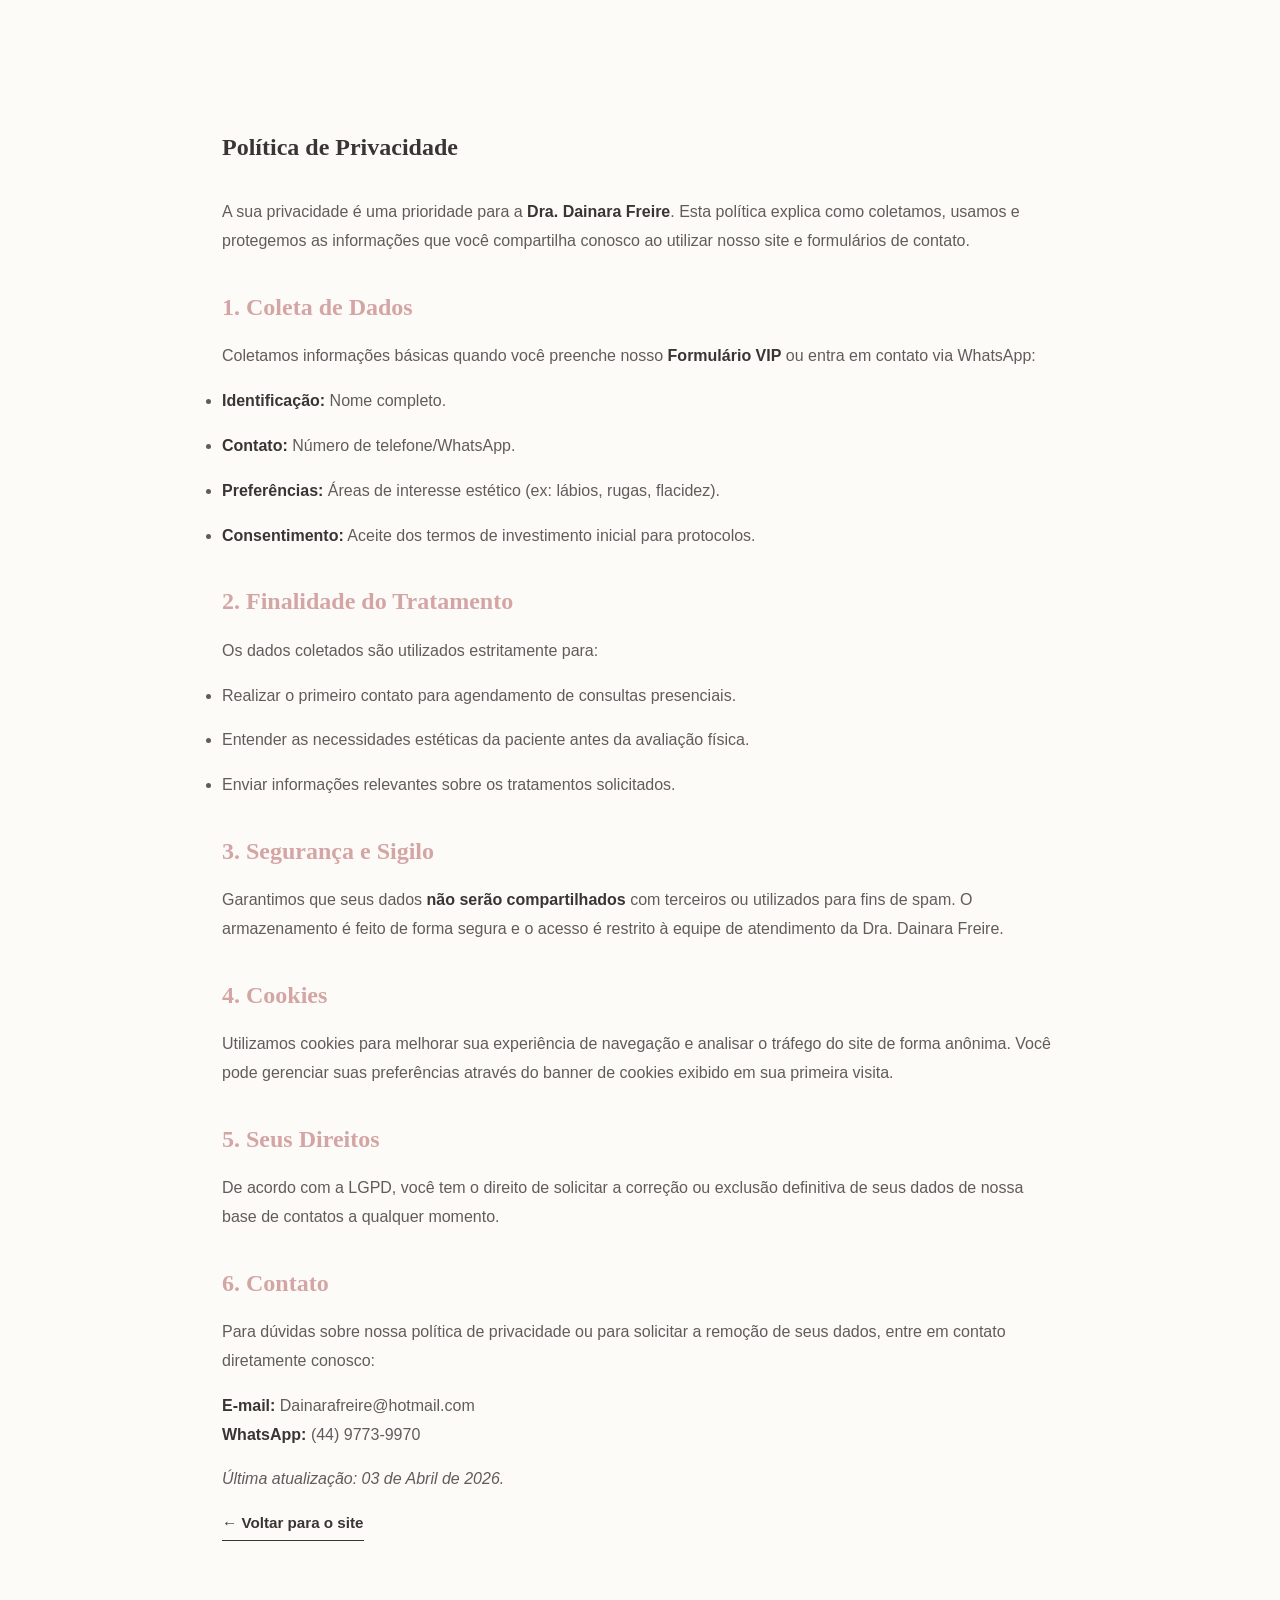
<file: legal/privacidade.html>
<!DOCTYPE html>
<html lang="pt-BR">

<head>
    <meta charset="UTF-8">
    <meta name="viewport" content="width=device-width, initial-scale=1.0">
    <title>Política de Privacidade | Dra. Dainara Freire</title>
    <link rel="stylesheet" href="../assets/style/style.css">
    <style>
        .secao-legal {
            padding: clamp(6rem, 10vw, 10rem) 2rem;
            max-width: 900px;
            margin: 0 auto;
        }

        .legal-content h1 {
            font-family: var(--fonte-titulos);
            margin-bottom: 2rem;
            color: var(--cor-texto);
        }

        .legal-content h2 {
            font-family: var(--fonte-titulos);
            margin-top: 2rem;
            margin-bottom: 1rem;
            color: var(--cor-primaria);
        }

        .legal-content p,
        .legal-content li {
            margin-bottom: 1rem;
            color: rgba(58, 53, 53, 0.8);
            line-height: 1.8;
        }

        .legal-content strong {
            color: var(--cor-texto);
        }
    </style>
</head>

<body>

    <section class="secao-legal">
        <div class="legal-content">
            <h1>Política de Privacidade</h1>
            <p>A sua privacidade é uma prioridade para a <strong>Dra. Dainara Freire</strong>. Esta política explica
                como coletamos, usamos e protegemos as informações que você compartilha conosco ao utilizar nosso site e
                formulários de contato.</p>

            <h2>1. Coleta de Dados</h2>
            <p>Coletamos informações básicas quando você preenche nosso <strong>Formulário VIP</strong> ou entra em
                contato via WhatsApp:</p>
            <ul>
                <li><strong>Identificação:</strong> Nome completo.</li>
                <li><strong>Contato:</strong> Número de telefone/WhatsApp.</li>
                <li><strong>Preferências:</strong> Áreas de interesse estético (ex: lábios, rugas, flacidez).</li>
                <li><strong>Consentimento:</strong> Aceite dos termos de investimento inicial para protocolos.</li>
            </ul>

            <h2>2. Finalidade do Tratamento</h2>
            <p>Os dados coletados são utilizados estritamente para:</p>
            <ul>
                <li>Realizar o primeiro contato para agendamento de consultas presenciais.</li>
                <li>Entender as necessidades estéticas da paciente antes da avaliação física.</li>
                <li>Enviar informações relevantes sobre os tratamentos solicitados.</li>
            </ul>

            <h2>3. Segurança e Sigilo</h2>
            <p>Garantimos que seus dados <strong>não serão compartilhados</strong> com terceiros ou utilizados para fins
                de spam. O armazenamento é feito de forma segura e o acesso é restrito à equipe de atendimento da Dra.
                Dainara Freire.</p>

            <h2>4. Cookies</h2>
            <p>Utilizamos cookies para melhorar sua experiência de navegação e analisar o tráfego do site de forma
                anônima. Você pode gerenciar suas preferências através do banner de cookies exibido em sua primeira
                visita.</p>

            <h2>5. Seus Direitos</h2>
            <p>De acordo com a LGPD, você tem o direito de solicitar a correção ou exclusão definitiva de seus dados de
                nossa base de contatos a qualquer momento.</p>

            <h2>6. Contato</h2>
            <p>Para dúvidas sobre nossa política de privacidade ou para solicitar a remoção de seus dados, entre em
                contato diretamente conosco:</p>

            <p>
                <strong>E-mail:</strong> <a href="mailto:Dainarafreire@hotmail.com">Dainarafreire@hotmail.com</a><br>
                <strong>WhatsApp:</strong> <a href="https://wa.me/554497739970" target="_blank">(44) 9773-9970</a>
            </p>

            <p><em>Última atualização: 03 de Abril de 2026.</em></p>

            <a href="../index.html" class="link-faq-whats">← Voltar para o site</a>
        </div>
    </section>

</body>

</html>
</file>
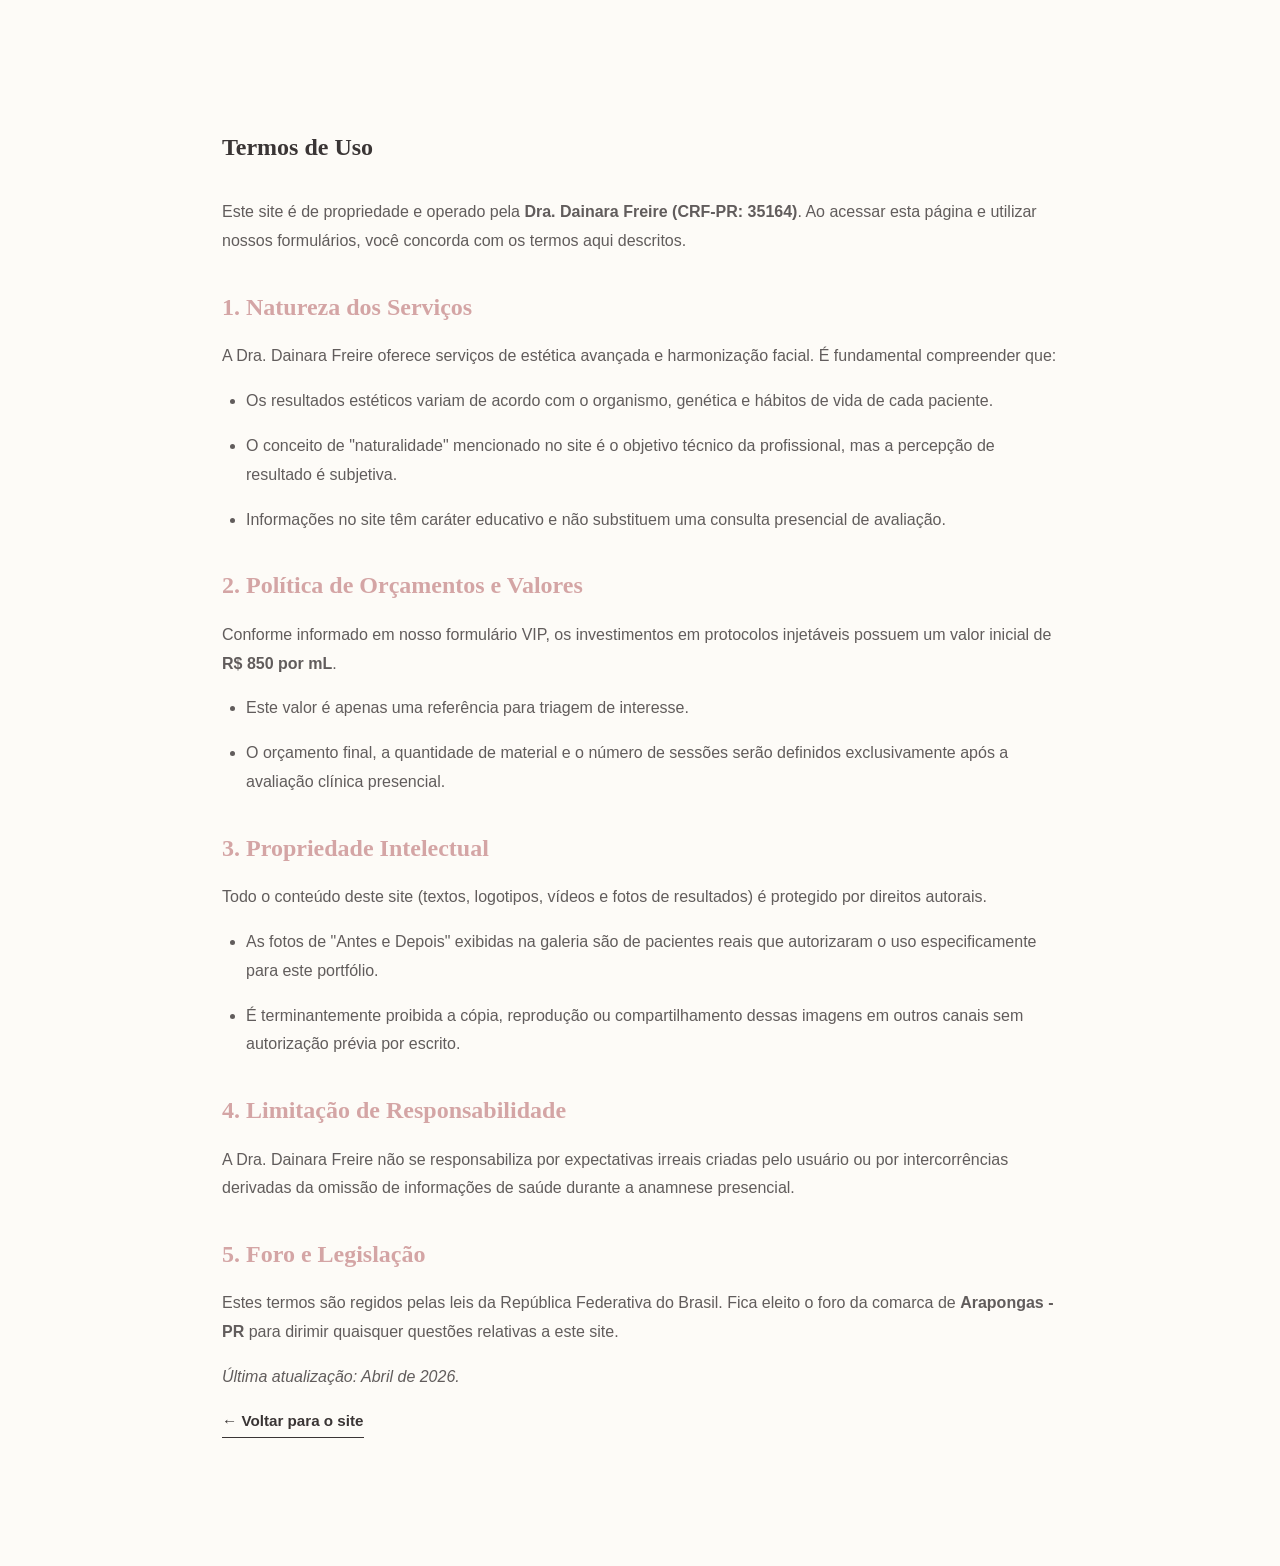
<file: legal/termos.html>
<!DOCTYPE html>
<html lang="pt-BR">

<head>
    <meta charset="UTF-8">
    <meta name="viewport" content="width=device-width, initial-scale=1.0">
    <title>Termos de Uso | Dra. Dainara Freire</title>
    <link rel="stylesheet" href="../assets/style/style.css">
    <style>
        /* Estilo simplificado para páginas legais */
        .secao-legal {
            padding: clamp(6rem, 10vw, 10rem) 2rem;
            max-width: 900px;
            margin: 0 auto;
        }

        .legal-content h1 {
            font-family: var(--fonte-titulos);
            margin-bottom: 2rem;
            color: var(--cor-texto);
        }

        .legal-content h2 {
            font-family: var(--fonte-titulos);
            margin-top: 2rem;
            margin-bottom: 1rem;
            color: var(--cor-primaria);
        }

        .legal-content p,
        .legal-content li {
            margin-bottom: 1rem;
            color: rgba(58, 53, 53, 0.8);
            line-height: 1.8;
        }

        .legal-content ul {
            margin-left: 1.5rem;
            margin-bottom: 1.5rem;
        }
    </style>
</head>

<body>

    <section class="secao-legal">
        <div class="legal-content">
            <h1>Termos de Uso</h1>
            <p>Este site é de propriedade e operado pela <strong>Dra. Dainara Freire (CRF-PR: 35164)</strong>. Ao
                acessar esta página e utilizar nossos formulários, você concorda com os termos aqui descritos.</p>

            <h2>1. Natureza dos Serviços</h2>
            <p>A Dra. Dainara Freire oferece serviços de estética avançada e harmonização facial. É fundamental
                compreender que:</p>
            <ul>
                <li>Os resultados estéticos variam de acordo com o organismo, genética e hábitos de vida de cada
                    paciente.</li>
                <li>O conceito de "naturalidade" mencionado no site é o objetivo técnico da profissional, mas a
                    percepção de resultado é subjetiva.</li>
                <li>Informações no site têm caráter educativo e não substituem uma consulta presencial de avaliação.
                </li>
            </ul>

            <h2>2. Política de Orçamentos e Valores</h2>
            <p>Conforme informado em nosso formulário VIP, os investimentos em protocolos injetáveis possuem um valor
                inicial de <strong>R$ 850 por mL</strong>.</p>
            <ul>
                <li>Este valor é apenas uma referência para triagem de interesse.</li>
                <li>O orçamento final, a quantidade de material e o número de sessões serão definidos exclusivamente
                    após a avaliação clínica presencial.</li>
            </ul>

            <h2>3. Propriedade Intelectual</h2>
            <p>Todo o conteúdo deste site (textos, logotipos, vídeos e fotos de resultados) é protegido por direitos
                autorais.</p>
            <ul>
                <li>As fotos de "Antes e Depois" exibidas na galeria são de pacientes reais que autorizaram o uso
                    especificamente para este portfólio.</li>
                <li>É terminantemente proibida a cópia, reprodução ou compartilhamento dessas imagens em outros canais
                    sem autorização prévia por escrito.</li>
            </ul>

            <h2>4. Limitação de Responsabilidade</h2>
            <p>A Dra. Dainara Freire não se responsabiliza por expectativas irreais criadas pelo usuário ou por
                intercorrências derivadas da omissão de informações de saúde durante a anamnese presencial.</p>

            <h2>5. Foro e Legislação</h2>
            <p>Estes termos são regidos pelas leis da República Federativa do Brasil. Fica eleito o foro da comarca de
                <strong>Arapongas - PR</strong> para dirimir quaisquer questões relativas a este site.</p>

            <p><em>Última atualização: Abril de 2026.</em></p>

            <a href="../index.html" class="link-faq-whats">← Voltar para o site</a>
        </div>
    </section>

</body>

</html>
</file>
<file: assets/style/style.css>
@charset "UTF-8";

/* =========================================
   BASE OBRIGATÓRIA E VARIÁVEIS
========================================= */
:root {
    --cor-fundo: #FDFBF7;
    --cor-fundo-header: rgba(253, 251, 247, 0.85);
    /* Fundo translúcido premium */
    --cor-texto: #3A3535;
    --cor-primaria: #D4A5A5;
    --cor-primaria-hover: #BC8F8F;
    --cor-branca: #FFFFFF;

    --fonte-titulos: 'Playfair Display', serif;
    --fonte-padrao: 'DM Sans', sans-serif;

    --container-width: 1150px;
}

*,
*::before,
*::after {
    margin: 0;
    padding: 0;
    box-sizing: border-box;
}

html {
    scroll-behavior: smooth;
    overflow-x: hidden;
    text-rendering: optimizeLegibility;
    touch-action: manipulation;
}

body {
    min-height: 100vh;
    font-family: var(--fonte-padrao);
    background-color: var(--cor-fundo);
    color: var(--cor-texto);
    line-height: 1.6;
    position: relative;
    -webkit-font-smoothing: antialiased;
    overflow-x: hidden;
    width: 100vw;
    max-width: 100%;
}

a {
    text-decoration: none;
    color: inherit;
    transition: 0.3s ease;
}

button {
    cursor: pointer;
    border: none;
    background: none;
    font-family: inherit;
}

/* =========================================
   HEADER PRINCIPAL (DESKTOP PADRÃO > 1024px)
========================================= */
.header-principal {
    position: fixed;
    top: 0;
    left: 0;
    width: 100%;
    z-index: 1000;
    background-color: transparent;
    /* Começa transparente */
    transition: background-color 0.4s ease, border-bottom 0.4s ease, box-shadow 0.4s ease;
    border-bottom: 1px solid transparent;
    filter: drop-shadow(0px 2px 4px rgba(0, 0, 0, 0.4));
}

/* Classe injetada via JS ao rolar a página */
.header-principal.scrolled {
    background-color: var(--cor-fundo-header);
    backdrop-filter: blur(12px);
    -webkit-backdrop-filter: blur(12px);
    border-bottom: 1px solid rgba(212, 165, 165, 0.2);
    box-shadow: 0 4px 30px rgba(0, 0, 0, 0.03);
    filter: none;
}

.container-header {
    max-width: var(--container-width);
    margin: 0 auto;
    padding: clamp(0.8rem, 2vw, 1.2rem) 2rem;
    display: flex;
    justify-content: space-between;
    align-items: center;
}

.logo img {
    display: block;
    width: clamp(70px, 7.5vw, 90px);
    height: auto;
    object-fit: contain;
}

.nav-lista {
    list-style: none;
    display: flex;
    align-items: center;
    gap: clamp(1.5rem, 3vw, 2.5rem);
}

.nav-link {
    font-size: 0.95rem;
    font-weight: 500;
    position: relative;
    padding: 0.5rem 0;
    text-shadow: 0px 1px 3px rgba(0, 0, 0, 0.5);
    color: var(--cor-branca);
}

.header-principal.scrolled .nav-link {
    text-shadow: none;
    color: var(--cor-texto);
    /* Volta pra cor normal do texto */
}

/* Efeito de underline animado e elegante */
.nav-link::after {
    content: '';
    position: absolute;
    width: 0;
    height: 2px;
    bottom: 0;
    left: 0;
    background-color: var(--cor-primaria);
    transition: width 0.3s cubic-bezier(0.25, 0.46, 0.45, 0.94);
}

.nav-link:hover::after {
    width: 100%;
}

.btn-cta-header {
    background-color: var(--cor-primaria);
    color: var(--cor-texto);
    padding: 0.75rem 1.8rem;
    border-radius: 4px;
    font-weight: 600;
    font-size: 0.9rem;
    text-transform: uppercase;
    letter-spacing: 0.5px;
    transition: background-color 0.3s ease, transform 0.2s ease;
    box-shadow: 0 8px 20px rgba(212, 165, 165, 0.3);
}

.btn-cta-header:hover {
    background-color: var(--cor-primaria-hover);
    transform: translateY(-2px);
}

/* Elementos mobile ocultos no Desktop */
.btn-mobile,
.btn-fechar-menu {
    display: none;
}

/* Ajuste universal para o ícone de seta em todos os botões */
.icone-seta {
    display: inline-flex;
    align-items: center;
    justify-content: center;
    transition: transform 0.3s ease;
}

/* Garante que o SVG herde a cor do texto do botão */
.icone-seta svg {
    display: block;
    width: 1.1em;
    /* Tamanho relativo ao texto */
    height: 1.1em;
}

/* Efeito de hover que já tínhamos, agora no container do SVG */
.btn-shimmer-premium:hover .icone-seta,
.btn-submit-vip:hover .icone-seta {
    transform: translateX(5px);
}

/* =========================================
   MEDIA QUERIES MODERNAS
========================================= */

/* Tablet / Notebook */
@media (width <=1024px) {
    .container-header {
        padding: 1rem 1.5rem;
    }
}

/* Mobile Padrão e Pequeno */
@media (width <=768px) {

    .btn-mobile {
        display: flex;
        align-items: center;
        justify-content: center;
        width: 40px;
        height: 40px;
        z-index: 2001;
        /* Aumentado para ficar acima do menu branco */
        cursor: pointer;
        /* Remove o fundo transparente padrão do button se houver */
        background: transparent;
        border: none;

    }

    .btn-mobile.ativo .hamburguer {
        background-color: transparent;
        box-shadow: none;
    }

    /* Gira a linha de cima 45 graus para baixo e muda a cor pra escuro */
    .btn-mobile.ativo .hamburguer::before {
        transform: translateY(8px) rotate(45deg);
        background-color: var(--cor-texto);
        box-shadow: none;
        /* Tira a sombra pois o fundo do menu já é branco */
    }

    /* Gira a linha de baixo 45 graus para cima e muda a cor pra escuro */
    .btn-mobile.ativo .hamburguer::after {
        transform: translateY(-8px) rotate(-45deg);
        background-color: var(--cor-texto);
        box-shadow: none;
    }

    .hamburguer {
        width: 24px;
        height: 2px;
        /* Se o hamburguer for escuro e o vídeo tbm, mude para var(--cor-branca) */
        background-color: var(--cor-branca);
        position: relative;
        transition: 0.3s ease;
        /* Sombra no traço do meio */
        box-shadow: 0px 1px 3px rgba(0, 0, 0, 0.6);
    }

    .hamburguer::before,
    .hamburguer::after {
        content: '';
        position: absolute;
        width: 100%;
        height: 2px;
        background-color: var(--cor-branca);
        left: 0;
        transition: 0.3s ease;
        /* Sombra nos traços de cima e de baixo */
        box-shadow: 0px 1px 3px rgba(0, 0, 0, 0.6);
    }

    /* Remove a sombra e volta a cor quando rolar a página (pois o header ganha fundo branco) */
    .header-principal.scrolled .hamburguer,
    .header-principal.scrolled .hamburguer::before,
    .header-principal.scrolled .hamburguer::after {
        background-color: var(--cor-texto);
        box-shadow: none;
    }

    .hamburguer::before {
        top: -8px;
    }

    .hamburguer::after {
        bottom: -8px;
    }

    /* Estilo do Menu Mobile Premium (Glassmorphism) */
    .nav-menu {
        position: fixed;
        top: 0;
        left: 0;
        width: 100%;
        height: 100dvh;
        /* Adapta-se à barra do iOS/Android */
        background-color: rgba(253, 251, 247, 0.97);
        /* Fundo quase sólido */
        backdrop-filter: blur(15px);
        -webkit-backdrop-filter: blur(15px);
        display: flex;
        flex-direction: column;
        justify-content: center;
        align-items: center;
        z-index: 2000;

        /* Animação de entrada luxuosa (Fade + Scale) */
        opacity: 0;
        visibility: hidden;
        transform: scale(0.95);
        transition: all 0.5s cubic-bezier(0.77, 0, 0.175, 1);
    }

    .nav-menu.ativo {
        opacity: 1;
        visibility: visible;
        transform: scale(1);
    }

    /* Botão "X" de Fechar */
    .btn-fechar-menu {
        display: block;
        position: absolute;
        top: 1.5rem;
        right: 1.5rem;
        font-size: 2.5rem;
        color: var(--cor-texto);
        line-height: 1;
        width: 45px;
        height: 45px;
        border-radius: 50%;
        background: rgba(212, 165, 165, 0.1);
        display: flex;
        align-items: center;
        justify-content: center;
        transition: transform 0.3s ease, background 0.3s ease;
    }

    .btn-fechar-menu:active {
        transform: scale(0.85) rotate(90deg);
        background: rgba(212, 165, 165, 0.3);
    }

    .nav-lista {
        flex-direction: column;
        gap: 2.5rem;
        text-align: center;
    }



    /* Dentro do @media (width <= 768px), atualize os links para isto: */

    .nav-item {
        opacity: 0;
        transform: translateY(20px);
        transition: all 0.5s cubic-bezier(0.25, 0.46, 0.45, 0.94);
        display: inline-block;
        /* Crucial: faz a linha animada ter o tamanho exato da palavra */
    }

    .nav-menu.ativo .nav-item {
        opacity: 1;
        transform: translateY(0);
        transition-delay: var(--delay);
    }

    .nav-link {
        font-family: var(--fonte-titulos);
        font-size: clamp(2rem, 6vw, 2.5rem);
        color: var(--cor-texto);
        position: relative;
        padding-bottom: 4px;
        /* Respiro entre a fonte gigante e a linha */
        display: inline-block;
    }

    /* A mágica do hover reativada e adaptada para o tamanho mobile */
    .nav-link::after {
        content: '';
        position: absolute;
        width: 0;
        height: 3px;
        /* Ligeiramente mais grossa para acompanhar a fonte maior */
        bottom: 0;
        left: 0;
        background-color: var(--cor-primaria);
        transition: width 0.3s cubic-bezier(0.25, 0.46, 0.45, 0.94);
    }

    .nav-link:hover::after {
        width: 100%;
    }

    /* Mantém a animação tátil do clique */
    .nav-link.clicked {
        animation: linkPulse 0.3s ease-out forwards;
        color: var(--cor-primaria);
    }

    @keyframes linkPulse {
        0% {
            transform: scale(1);
        }

        50% {
            transform: scale(0.9);
        }

        100% {
            transform: scale(1);
        }
    }

    .btn-cta-header {
        display: inline-block;
        width: 100%;
        max-width: 280px;
        text-align: center;
        margin-top: 1.5rem;
        padding: 1rem 2rem;
        font-size: 1.1rem;
    }
}

/* Mobile Pequeno (Ajustes finos de borda) */
@media (width <=360px) {
    .container-header {
        padding: 0.8rem 1rem;
    }

    .logo img {
        width: 65px;
        /* Reduzido pela metade */
    }

    .nav-link {
        font-size: 1.8rem;
    }
}

/* =========================================
   SEÇÃO 2: HERO VIDEO PREMIUM
========================================= */
.hero-video-section {
    position: relative;
    width: 100%;
    /* Ocupa a tela inteira, ignorando o header fixo */
    height: 100dvh;
    display: flex;
    align-items: center;
    justify-content: center;
    overflow: hidden;
    /* Fundo escuro como fallback enquanto o vídeo não carrega */
    background-color: #1A1818;
}

/* --- Container e Tag de Vídeo --- */
.video-background {
    position: absolute;
    top: 0;
    left: 0;
    width: 100%;
    height: 100%;
    z-index: 1;
}

#hero-video {
    width: 100%;
    height: 100%;
    object-fit: cover;
    /* Garante que o vídeo preencha a tela sem distorcer */
    object-position: center center;
    /* Suaviza as bordas da compressão de vídeo */
    filter: contrast(1.05) saturate(1.1);
}

/* Overlay inteligente: Mais escuro embaixo para o texto, transparente no topo */
.hero-overlay-gradiente {
    position: absolute;
    inset: 0;
    background: radial-gradient(circle at center, rgba(0, 0, 0, 0.1) 0%, rgba(26, 24, 24, 0.6) 100%);
    z-index: 2;
}

/* --- Conteúdo Centralizado --- */
.hero-conteudo-wrapper {
    position: relative;
    z-index: 3;
    width: 100%;
    max-width: var(--container-width);
    margin: 0 auto;
    padding: 0 2rem;
    display: flex;
    /* Alinha o texto mais para baixo, deixando o rosto da Dra. (no vídeo) livre */
    align-items: flex-end;
    height: 100%;
    padding-bottom: 12vh;
}

.hero-box-text {
    max-width: 650px;
}

.hero-tag-video {
    display: inline-block;
    font-family: var(--fonte-padrao);
    font-size: 0.9rem;
    text-transform: uppercase;
    letter-spacing: 3px;
    color: var(--cor-primaria);
    margin-bottom: 1rem;
    position: relative;
    padding-left: 45px;
}

.hero-tag-video::before {
    content: '';
    position: absolute;
    left: 0;
    top: 50%;
    transform: translateY(-50%);
    width: 30px;
    height: 1px;
    background-color: var(--cor-primaria);
}

.hero-titulo-video {
    font-family: var(--fonte-titulos);
    /* Tipografia fluida absurda com clamp */
    font-size: clamp(2.8rem, 6vw, 4.5rem);
    color: var(--cor-branca);
    line-height: 1.1;
    margin-bottom: 1.5rem;
    font-weight: 500;
    text-shadow: 0 4px 20px rgba(0, 0, 0, 0.4);
}

.hero-descricao-video {
    font-size: clamp(1rem, 2vw, 1.15rem);
    color: rgba(255, 255, 255, 0.9);
    margin-bottom: 2.5rem;
    line-height: 1.6;
    max-width: 500px;
    font-weight: 300;
}

/* Botão Magnético Premium */
.btn-hero-video {
    display: inline-flex;
    align-items: center;
    gap: 15px;
    background-color: var(--cor-primaria);
    color: var(--cor-texto);
    padding: 1.2rem 2.5rem;
    border-radius: 4px;
    font-weight: 600;
    font-size: 1.05rem;
    text-transform: uppercase;
    letter-spacing: 1px;
    transition: all 0.4s cubic-bezier(0.25, 0.46, 0.45, 0.94);
    box-shadow: 0 10px 30px rgba(212, 165, 165, 0.3);
    position: relative;
    overflow: hidden;
}

/* Efeito de brilho passando no botão (Hover) */
.btn-hero-video::before {
    content: '';
    position: absolute;
    top: 0;
    left: -100%;
    width: 50%;
    height: 100%;
    background: linear-gradient(to right, rgba(255, 255, 255, 0) 0%, rgba(255, 255, 255, 0.3) 50%, rgba(255, 255, 255, 0) 100%);
    transform: skewX(-25deg);
    transition: all 0.7s ease;
}

.btn-hero-video:hover {
    background-color: var(--cor-primaria-hover);
    transform: translateY(-5px);
    box-shadow: 0 15px 35px rgba(212, 165, 165, 0.4);
}

.btn-hero-video:hover::before {
    left: 200%;
}

.icone-seta {
    font-size: 1.2rem;
    transition: transform 0.3s ease;
}

.btn-hero-video:hover .icone-seta {
    transform: translateX(5px);
}

/* =========================================
   RESPONSIVIDADE (HERO VIDEO - 3 MEDIAS)
========================================= */

/* 1. Tablet / Notebook (<= 1024px) */
@media (width <=1024px) {
    .hero-conteudo-wrapper {
        padding-bottom: 10vh;
    }

    .hero-box-text {
        max-width: 550px;
    }

    .hero-titulo-video {
        /* Reduz levemente para não encostar nas bordas */
        font-size: clamp(2.5rem, 5vw, 3.8rem);
    }
}

/* 2. Mobile Padrão (<= 768px) */
@media (width <=768px) {
    .hero-conteudo-wrapper {
        padding-bottom: 15vh;
        /* Levanta o texto para não ficar atrás do botão flutuante futuramente */
        justify-content: center;
        text-align: center;
    }

    .hero-tag-video {
        padding-left: 0;
    }

    .hero-tag-video::before {
        display: none;
    }

    .hero-descricao-video {
        margin: 0 auto 2rem auto;
    }

    .btn-hero-video {
        width: 100%;
        justify-content: center;
        padding: 1.2rem 1rem;
    }
}

/* 3. Mobile Pequeno (<= 360px) */
@media (width <=360px) {
    .hero-conteudo-wrapper {
        padding: 0 1.2rem;
        padding-bottom: 12vh;
    }

    .hero-titulo-video {
        font-size: 2.2rem;
        margin-bottom: 1rem;
    }

    .hero-descricao-video {
        font-size: 0.95rem;
        margin-bottom: 1.5rem;
    }

    .btn-hero-video {
        font-size: 0.95rem;
        padding: 1rem;
    }
}

/* =========================================
   SEÇÃO 3: PROCEDIMENTOS (CARDS 16:9)
========================================= */
/* --- Cabeçalho da Seção (Elegância e Respiro) --- */
.cabecalho-secao {
    text-align: center;
    /* Respiro fluido e sofisticado antes dos cards */
    margin-bottom: clamp(3rem, 5vw, 4.5rem);
    display: flex;
    flex-direction: column;
    align-items: center;
    width: 100%;
}

.titulo-secao {
    font-family: var(--fonte-titulos);
    font-size: clamp(2.5rem, 5vw, 3.5rem);
    /* Grande, imponente e fluido */
    color: var(--cor-texto);
    line-height: 1.1;
    margin-bottom: 0.5rem;
    letter-spacing: -0.5px;
    /* Deixa a fonte serifada mais unida e elegante */
}

.subtitulo-secao {
    font-family: var(--fonte-padrao);
    font-size: clamp(1rem, 2vw, 1.15rem);
    color: rgba(58, 53, 53, 0.7);
    /* Tom mais lavado para focar no título principal */
    max-width: 600px;
    /* Impede que o texto fique comprido demais no Desktop */
    line-height: 1.5;
    position: relative;
    margin-top: 1rem;
}

/* Detalhe premium: Tracinho separador na cor principal da clínica */
.subtitulo-secao::before {
    content: '';
    display: block;
    width: 40px;
    height: 2px;
    background-color: var(--cor-primaria);
    margin: 0 auto 1rem auto;
}

.secao-procedimentos {
    padding: clamp(4rem, 8vw, 8rem) 0;
    background-color: var(--cor-branca);
    /* content-visibility otimiza o rendering da seção se estiver fora da tela */
    content-visibility: auto;
    contain-intrinsic-size: 800px;
}

.container-procedimentos {
    max-width: var(--container-width);
    margin: 0 auto;
    padding: 0 2rem;
}

/* --- Estrutura do Grid (Desktop) --- */
.grid-procedimentos {
    display: grid;
    grid-template-columns: repeat(2, 1fr);
    /* 2 colunas para valorizar o 16:9 */
    gap: 2.5rem;
}

/* --- Base do Card 16:9 --- */
.card-procedimento-16-9 {
    position: relative;
    width: 100%;
    aspect-ratio: 16 / 9;
    /* Proporção obrigatória definida */
    border-radius: 6px;
    overflow: hidden;
    background-color: var(--cor-texto);
    transform: translateZ(0);
    /* Força aceleração de hardware */
}

/* Imagem Fluida e WebP/AVIF */
.card-bg {
    position: absolute;
    inset: 0;
    width: 100%;
    height: 100%;
}

.card-bg img {
    width: 100%;
    height: 100%;
    object-fit: cover;
    transition: transform 0.8s cubic-bezier(0.25, 0.46, 0.45, 0.94);
    will-change: transform;
}

/* Filtro Escuro Progressivo */
.card-overlay {
    position: absolute;
    inset: 0;
    background: linear-gradient(to top, rgba(30, 27, 27, 0.95) 0%, rgba(30, 27, 27, 0.4) 50%, rgba(30, 27, 27, 0) 100%);
    transition: background 0.5s ease;
    z-index: 2;
}

/* --- Conteúdo e Textos --- */
.card-conteudo {
    position: absolute;
    bottom: 0;
    left: 0;
    width: 100%;
    padding: 2rem;
    z-index: 3;
    display: flex;
    flex-direction: column;
    justify-content: flex-end;
    /* Evita que o texto encoste no clique acidental */
    pointer-events: none;
}

.card-titulo {
    font-family: var(--fonte-titulos);
    font-size: clamp(1.5rem, 3vw, 2.2rem);
    color: var(--cor-branca);
    margin-bottom: 0.5rem;
    line-height: 1.1;
    transform: translateY(15px);
    /* Abaixa o título levemente no estado inativo */
    transition: transform 0.5s cubic-bezier(0.25, 0.46, 0.45, 0.94);
}

/* O container do texto escondido (Mágica do Reveal) */
.card-revelacao {
    display: grid;
    grid-template-rows: 0fr;
    /* Esconde a altura nativamente de forma animável */
    opacity: 0;
    transition: grid-template-rows 0.5s cubic-bezier(0.25, 0.46, 0.45, 0.94), opacity 0.5s ease;
}

/* Hack para o grid-template-rows funcionar na revelação interna */
.card-revelacao>* {
    overflow: hidden;
}

.card-descricao {
    font-size: 0.95rem;
    color: rgba(255, 255, 255, 0.85);
    margin-bottom: 1rem;
    line-height: 1.5;
}

.texto-acao {
    display: inline-flex;
    align-items: center;
    gap: 8px;
    font-size: 0.9rem;
    font-weight: 600;
    text-transform: uppercase;
    letter-spacing: 1px;
    color: var(--cor-primaria);
}

/* Link invisível esticado para o card todo ser clicável */
.link-absoluto {
    position: absolute;
    inset: 0;
    z-index: 10;
}

/* =========================================
   A MÁGICA DO HOVER (APENAS DESKTOP)
========================================= */
@media (hover: hover) and (pointer: fine) {
    .card-procedimento-16-9:hover .card-bg img {
        transform: scale(1.08);
        /* Efeito 3D sutil */
    }

    .card-procedimento-16-9:hover .card-overlay {
        background: linear-gradient(to top, rgba(30, 27, 27, 0.98) 0%, rgba(30, 27, 27, 0.6) 60%, rgba(30, 27, 27, 0.1) 100%);
    }

    .card-procedimento-16-9:hover .card-titulo {
        transform: translateY(0);
        /* Título sobe para dar espaço */
    }

    .card-procedimento-16-9:hover .card-revelacao {
        grid-template-rows: 1fr;
        /* Revela a altura */
        opacity: 1;
        margin-top: 0.5rem;
    }

    .texto-acao .icone-seta {
        transition: transform 0.3s ease;
    }

    .card-procedimento-16-9:hover .texto-acao .icone-seta {
        transform: translateX(5px);
    }
}

/* =========================================
   RESPONSIVIDADE (3 MEDIAS)
========================================= */

/* 1. Tablet / Notebook (<= 1024px) */
@media (width <=1024px) {
    .grid-procedimentos {
        /* Transforma em um Slider Swipeable (Scroll Snap) */
        display: flex;
        flex-wrap: nowrap;
        overflow-x: auto;
        overflow-y: hidden;
        scroll-snap-type: x mandatory;
        scroll-behavior: smooth;
        -webkit-overflow-scrolling: touch;
        gap: 1.5rem;
        /* Padding negativo para o slider encostar na borda da tela sem cortar */
        margin: 0 -2rem;
        padding: 0 2rem 2rem 2rem;
    }

    /* Esconde a barra de rolagem */
    .grid-procedimentos::-webkit-scrollbar {
        display: none;
    }

    .grid-procedimentos {
        -ms-overflow-style: none;
        scrollbar-width: none;
    }

    .card-procedimento-16-9 {
        flex: 0 0 calc(70% - 1rem);
        /* Card ocupa 70% da tela para sugerir o próximo */
        scroll-snap-align: center;
    }

    /* No touch, nós anulamos o hover e mostramos tudo sempre */
    .card-titulo {
        transform: translateY(0);
        margin-bottom: 0.5rem;
    }

    .card-revelacao {
        grid-template-rows: 1fr;
        opacity: 1;
        margin-top: 0.5rem;
    }
}

/* 2. Mobile Padrão (<= 768px) */
@media (width <=768px) {
    .card-procedimento-16-9 {
        flex: 0 0 calc(90% - 1rem);
        /* Ocupa quase a tela toda */
        /* Para telas muito verticais, 16:9 pode ficar pequeno, adaptamos o aspect ratio levemente */
        aspect-ratio: 4 / 3;
    }

    .card-conteudo {
        padding: 1.5rem;
    }
}

/* 3. Mobile Pequeno (<= 360px) */
@media (width <=360px) {
    .card-procedimento-16-9 {
        flex: 0 0 calc(95% - 1rem);
        aspect-ratio: 1 / 1;
        /* Força um quadrado para caber o texto com folga */
    }

    .card-titulo {
        font-size: 1.4rem;
    }

    .card-descricao {
        font-size: 0.85rem;
    }

    .texto-acao {
        font-size: 0.8rem;
    }
}

/* =========================================
   SEÇÃO 4: MANIFESTO DA NATURALIDADE (NOVO DESIGN ASSIMÉTRICO)
========================================= */
.secao-manifesto {
    padding: clamp(5rem, 10vw, 10rem) 0;
    background-color: var(--cor-fundo);
    overflow: hidden;
    position: relative;
    content-visibility: auto;
    contain-intrinsic-size: 800px;
}

.container-manifesto {
    max-width: var(--container-width);
    margin: 0 auto;
    padding: 0 2rem;
}

/* O Segredo do Layout Editorial: Grid Avançado de 12 colunas */
.manifesto-grid-assimetrico {
    display: grid;
    grid-template-columns: repeat(12, 1fr);
    align-items: center;
    position: relative;
}

/* --- Imagem: Ocupa 7 colunas na esquerda --- */
.manifesto-imagem-overlap {
    grid-column: 1 / 8;
    grid-row: 1;
    position: relative;
    z-index: 1;
    border-radius: 4px;
    overflow: hidden;
    box-shadow: 0 30px 60px rgba(58, 53, 53, 0.08);
}

.manifesto-bg img {
    width: 100%;
    height: 100%;
    aspect-ratio: 4 / 5;
    /* Fica um pouco mais alto, elegante */
    object-fit: cover;
    transform: scale(1.2);
    transition: transform 1.5s cubic-bezier(0.25, 1, 0.5, 1);
    will-change: transform;
}

.reveal-imagem-mascara::before {
    content: '';
    position: absolute;
    inset: 0;
    background-color: var(--cor-fundo);
    z-index: 2;
    transform-origin: left;
    /* Cortina abre para a direita */
    transition: transform 1.2s cubic-bezier(0.77, 0, 0.175, 1);
}

.reveal-imagem-mascara.ativo::before {
    transform: scaleX(0);
}

.reveal-imagem-mascara.ativo .manifesto-bg img {
    transform: scale(1);
}

/* Selo Extra de Detalhe */
.manifesto-selo {
    position: absolute;
    bottom: 30px;
    left: -20px;
    background: var(--cor-branca);
    padding: 1.5rem;
    border-radius: 4px;
    box-shadow: 0 15px 35px rgba(212, 165, 165, 0.2);
    z-index: 5;
    border-left: 3px solid var(--cor-primaria);
    display: flex;
    flex-direction: column;
}

.selo-linha-1 {
    font-size: 0.8rem;
    text-transform: uppercase;
    letter-spacing: 2px;
    color: var(--cor-primaria);
    margin-bottom: 4px;
}

.selo-linha-2 {
    font-family: var(--fonte-titulos);
    font-size: 1.3rem;
    font-weight: 600;
    color: var(--cor-texto);
}

/* --- Texto: Ocupa 6 colunas na direita, sobrepondo a imagem --- */
.manifesto-conteudo-overlap {
    grid-column: 7 / 13;
    grid-row: 1;
    z-index: 2;
    background-color: rgba(253, 251, 247, 0.95);
    /* A cor do fundo, quase sólida */
    backdrop-filter: blur(15px);
    -webkit-backdrop-filter: blur(15px);
    padding: clamp(3rem, 5vw, 5rem);
    border-radius: 4px;
    box-shadow: -20px 20px 60px rgba(58, 53, 53, 0.05);
    border: 1px solid rgba(212, 165, 165, 0.1);
}

.manifesto-conteudo-overlap .sobre-tag {
    margin-bottom: 1.5rem;
}

.manifesto-titulo {
    font-family: var(--fonte-titulos);
    font-size: clamp(2.5rem, 4.5vw, 3.8rem);
    color: var(--cor-texto);
    line-height: 1.1;
    margin-bottom: 2rem;
}

.manifesto-titulo em {
    font-style: italic;
    color: var(--cor-primaria);
    font-weight: 500;
}

.manifesto-texto {
    font-size: 1.1rem;
    color: rgba(58, 53, 53, 0.85);
    margin-bottom: 1.5rem;
    line-height: 1.8;
}

/* --- Botão Magnético --- */
.manifesto-cta-box {
    margin-top: 3rem;
}

.btn-magnetico {
    display: inline-flex;
    align-items: center;
    gap: 15px;
    background-color: var(--cor-texto);
    color: var(--cor-branca);
    padding: 1rem 2rem;
    border-radius: 50px;
    font-size: 0.95rem;
    text-transform: uppercase;
    letter-spacing: 1px;
    font-weight: 500;
    transition: transform 0.1s linear, background-color 0.3s ease, box-shadow 0.3s ease;
    cursor: pointer;
}

.btn-magnetico:hover {
    background-color: var(--cor-primaria);
    box-shadow: 0 15px 30px rgba(212, 165, 165, 0.4);
    transition: none;
}

.btn-magnetico-icone {
    display: flex;
    align-items: center;
    justify-content: center;
    background-color: rgba(255, 255, 255, 0.1);
    width: 35px;
    height: 35px;
    border-radius: 50%;
}

/* =========================================
   RESPONSIVIDADE DA SEÇÃO MANIFESTO
========================================= */

/* 1. Tablet / Notebook (<= 1024px) */
@media (width <=1024px) {
    .manifesto-grid-assimetrico {
        display: flex;
        flex-direction: column;
    }

    .manifesto-imagem-overlap {
        width: 90%;
        margin: 0 auto;
    }

    .manifesto-conteudo-overlap {
        width: 85%;
        margin: -10% auto 0 auto;
        /* Puxa o card para cima da imagem */
        padding: 3rem;
    }
}

/* 2. Mobile Padrão (<= 768px) */
@media (width <=768px) {
    .secao-manifesto {
        padding: 4rem 0;
    }

    .manifesto-imagem-overlap {
        width: 100%;
        border-radius: 0;
        /* Cola nas bordas da tela */
    }

    .manifesto-bg img {
        aspect-ratio: 1 / 1;
        /* Quadrado perfeito pro mobile */
    }

    .manifesto-selo {
        /* A MÁGICA 1: Trocamos o '20px' por '18%'. 
           Como o card de baixo sobe -15%, o selo agora sempre fugirá dele, ficando logo acima. */
        bottom: 18%;
        left: 0;
        border-radius: 0 4px 4px 0;
        padding: 1rem 1.5rem;
    }

    .manifesto-titulo {
        /* A MÁGICA 2: Reduzimos levemente a fonte base para o celular não sofrer */
        font-size: clamp(1.7rem, 6vw, 2.4rem);
        max-width: 100%;
        /* Removemos o travamento de 320px que causava o vazamento */
        word-wrap: break-word;
        /* Garante que palavras gigantes quebrem de linha se necessário */
        margin-left: auto;
        margin-right: auto;
    }

    .manifesto-conteudo-overlap {
        width: 92%;
        margin: -15% auto 0 auto;
        padding: 2.5rem 1.5rem;
        text-align: center;
        display: flex;
        flex-direction: column;
        align-items: center;
    }

    .manifesto-conteudo-overlap .sobre-tag {
        padding-left: 0;
    }

    .manifesto-conteudo-overlap .sobre-tag::before {
        display: none;
    }

    .manifesto-titulo {
        font-size: clamp(2.2rem, 8vw, 2.8rem);
        max-width: 320px;
        margin-left: auto;
        margin-right: auto;
    }

    .manifesto-cta-box {
        width: 100%;
    }

    .btn-magnetico {
        transform: none !important;
        transition: background-color 0.3s ease !important;
        width: 100%;
        justify-content: center;
        padding: 1.2rem 1rem;
    }
}

/* 3. Mobile Pequeno (<= 360px) */
@media (width <=360px) {
    .manifesto-selo {
        padding: 0.8rem 1rem;
    }

    .selo-linha-2 {
        font-size: 1.1rem;
    }

    .manifesto-conteudo-overlap {
        width: 95%;
        padding: 2rem 1rem;
    }

    .manifesto-titulo {
        font-size: 1.6rem;
    }

    .manifesto-texto {
        font-size: 0.95rem;
    }
}

/* =========================================
   SEÇÃO 5: A ESPECIALISTA
========================================= */
.secao-especialista {
    padding: clamp(5rem, 10vw, 10rem) 0;
    background-color: var(--cor-branca);
    overflow: hidden;
    content-visibility: auto;
    contain-intrinsic-size: 800px;
}

.container-especialista {
    max-width: var(--container-width);
    margin: 0 auto;
    padding: 0 2rem;
}

.especialista-grid {
    display: grid;
    grid-template-columns: 1fr 1.1fr;
    gap: clamp(4rem, 8vw, 8rem);
    align-items: center;
}

/* --- Imagem e Efeito Tilt 3D --- */
.especialista-imagem-container {
    position: relative;
    /* Perspectiva no container pai para o efeito 3D funcionar nos filhos */
    perspective: 1000px;
}

.especialista-imagem-wrapper {
    position: relative;
    border-radius: 4px;
    /* Sombras base */
    box-shadow: 0 30px 60px rgba(58, 53, 53, 0.1);
    transform-style: preserve-3d;
    will-change: transform;
    /* A transição é controlada no JS, mas deixamos um fallback suave */
    transition: transform 0.4s cubic-bezier(0.25, 0.46, 0.45, 0.94), box-shadow 0.4s ease;
}

.especialista-foto img {
    width: 100%;
    height: auto;
    aspect-ratio: 3 / 4;
    object-fit: cover;
    border-radius: 4px;
    display: block;
    /* Força a imagem a não vazar do 3D */
    transform: translateZ(0);
}

/* Badge de Autoridade Flutuante */
.badge-autoridade {
    position: absolute;
    bottom: -20px;
    right: -20px;
    background-color: var(--cor-fundo);
    padding: 1.5rem 2rem;
    border-radius: 4px;
    box-shadow: 0 15px 35px rgba(212, 165, 165, 0.2);
    /* Dá um efeito parallax extra descolando o badge da foto no 3D */
    transform: translateZ(40px);
    display: flex;
    flex-direction: column;
    border-left: 3px solid var(--cor-primaria);
    pointer-events: none;
}

.badge-numero {
    font-family: var(--fonte-titulos);
    font-size: 1.6rem;
    color: var(--cor-primaria);
    line-height: 1.1;
    font-weight: 600;
}

.badge-texto {
    font-size: 0.85rem;
    text-transform: uppercase;
    letter-spacing: 1px;
    color: var(--cor-texto);
    font-weight: 500;
    margin-top: 4px;
}

/* --- Textos e Conteúdo --- */
.especialista-nome {
    font-family: var(--fonte-titulos);
    font-size: clamp(2.5rem, 5vw, 4rem);
    color: var(--cor-texto);
    line-height: 1.1;
    margin-bottom: 0.5rem;
}

.especialista-subtitulo {
    font-family: var(--fonte-padrao);
    font-size: clamp(1.1rem, 2vw, 1.3rem);
    font-weight: 400;
    color: var(--cor-primaria);
    margin-bottom: 2rem;
    font-style: italic;
}

.especialista-biografia {
    font-size: 1.1rem;
    color: rgba(58, 53, 53, 0.85);
    margin-bottom: 2.5rem;
    line-height: 1.8;
}

.especialista-biografia p+p {
    margin-top: 1.5rem;
}

.especialista-footer {
    display: flex;
    align-items: center;
    justify-content: space-between;
    border-top: 1px solid rgba(212, 165, 165, 0.3);
    padding-top: 1.5rem;
}

.especialista-credenciais {
    display: flex;
    align-items: center;
    gap: 1rem;
    font-size: 0.9rem;
    color: var(--cor-texto);
    opacity: 0.8;
    font-weight: 500;
    text-transform: uppercase;
    letter-spacing: 1px;
}

.assinatura-dra {
    font-family: 'Playfair Display', serif;
    /* Fonte serifada para imitar assinatura */
    font-size: 1.8rem;
    font-style: italic;
    color: var(--cor-primaria);
    opacity: 0.8;
}

/* =========================================
   RESPONSIVIDADE (3 MEDIAS)
========================================= */

/* 1. Tablet / Notebook (<= 1024px) */
@media (width <=1024px) {
    .especialista-grid {
        gap: 4rem;
    }

    .badge-autoridade {
        right: -10px;
        bottom: -10px;
        padding: 1.2rem 1.5rem;
    }
}

/* 2. Mobile Padrão (<= 768px) */
@media (width <=768px) {
    .secao-especialista {
        padding: 5rem 0;
    }

    .especialista-grid {
        grid-template-columns: 1fr;
        gap: 5rem;
        text-align: center;
    }

    .especialista-imagem-container {
        /* No mobile a imagem vem primeiro */
        order: 1;
        max-width: 450px;
        margin: 0 auto;
    }

    .especialista-conteudo {
        order: 2;
        display: flex;
        flex-direction: column;
        align-items: center;
    }

    .especialista-conteudo .sobre-tag {
        padding-left: 0;
    }

    .especialista-conteudo .sobre-tag::before {
        display: none;
    }

    .badge-autoridade {
        right: 15px;
        bottom: -15px;
        /* Reseta a profundidade 3D no mobile */
        transform: translateZ(0);
    }

    .especialista-footer {
        flex-direction: column;
        gap: 1.5rem;
        width: 100%;
        border-top: none;
        padding-top: 0;
    }

    .especialista-credenciais {
        justify-content: center;
        flex-wrap: wrap;
    }
}

/* 3. Mobile Pequeno (<= 360px) */
@media (width <=360px) {
    .especialista-biografia {
        font-size: 1rem;
    }

    .badge-autoridade {
        right: 5px;
        bottom: -10px;
        padding: 1rem;
    }

    .badge-numero {
        font-size: 1.3rem;
    }

    .assinatura-dra {
        font-size: 1.5rem;
    }
}

/* =========================================
   SEÇÃO 6: CONSULTORIA VIP (FORMULÁRIO)
========================================= */
.secao-triagem {
    padding: clamp(6rem, 10vw, 10rem) 0;
    background-color: var(--cor-branca);
    /* Fundo levemente texturizado ou neutro para destacar o form */
    background: linear-gradient(to bottom, var(--cor-branca) 0%, #FAFAFA 100%);
}

.container-triagem {
    max-width: 800px;
    /* Formulário não deve ser largo demais */
    margin: 0 auto;
    padding: 0 2rem;
}

.triagem-wrapper {
    background-color: var(--cor-branca);
    padding: clamp(2rem, 5vw, 4rem);
    border-radius: 8px;
    box-shadow: 0 20px 60px rgba(58, 53, 53, 0.05);
    border: 1px solid rgba(212, 165, 165, 0.2);
}

.cabecalho-triagem {
    text-align: center;
    margin-bottom: 3rem;
}

.titulo-triagem {
    font-family: var(--fonte-titulos);
    font-size: clamp(2rem, 4vw, 2.8rem);
    color: var(--cor-texto);
    margin-bottom: 1rem;
    line-height: 1.2;
}

.subtitulo-triagem {
    font-size: 1.05rem;
    color: rgba(58, 53, 53, 0.8);
}

/* --- Passo 1: Inputs Minimalistas --- */
.form-grupo-inputs {
    display: grid;
    grid-template-columns: 1fr 1fr;
    gap: 2rem;
    margin-bottom: 3rem;
}

.input-box {
    position: relative;
}

.input-box input {
    width: 100%;
    padding: 10px 0;
    font-size: 1.1rem;
    color: var(--cor-texto);
    border: none;
    border-bottom: 2px solid rgba(58, 53, 53, 0.1);
    background: transparent;
    outline: none;
    transition: border-color 0.3s ease;
    font-family: var(--fonte-padrao);
}

.input-box label {
    position: absolute;
    top: 10px;
    left: 0;
    font-size: 1.1rem;
    color: rgba(58, 53, 53, 0.5);
    pointer-events: none;
    transition: all 0.3s ease;
}

/* Magia do placeholder-shown para o label flutuar */
.input-box input:focus~label,
.input-box input:not(:placeholder-shown)~label {
    top: -15px;
    font-size: 0.85rem;
    color: var(--cor-primaria);
    font-weight: 600;
}

.input-box input:focus {
    border-bottom: 2px solid var(--cor-primaria);
}

/* --- Passo 2: Selection Tiles (Sem JS) --- */
.form-grupo-selecao {
    margin-bottom: 3rem;
}

.label-pergunta {
    font-family: var(--fonte-titulos);
    font-size: 1.4rem;
    color: var(--cor-texto);
    margin-bottom: 1.5rem;
}

.grid-tiles {
    display: grid;
    grid-template-columns: repeat(2, 1fr);
    gap: 1rem;
}

.tile-label {
    cursor: pointer;
    display: block;
}

/* Esconde o rádio padrão do HTML */
.tile-label input[type="radio"] {
    display: none;
}

.tile-visual {
    display: flex;
    align-items: center;
    gap: 12px;
    padding: 1.2rem;
    border: 2px solid rgba(212, 165, 165, 0.2);
    border-radius: 6px;
    background-color: var(--cor-branca);
    transition: all 0.3s ease;
    height: 100%;
}

.tile-icone {
    font-size: 1.5rem;
}

.tile-texto {
    font-size: 0.95rem;
    font-weight: 500;
    color: var(--cor-texto);
    line-height: 1.4;
}

/* O estado ATIVO do card quando marcado */
.tile-label input[type="radio"]:checked+.tile-visual {
    border-color: var(--cor-primaria);
    background-color: rgba(212, 165, 165, 0.05);
    box-shadow: 0 5px 15px rgba(212, 165, 165, 0.2);
}

.tile-label:hover .tile-visual {
    border-color: rgba(212, 165, 165, 0.5);
}

/* --- Passo 3: Checkbox de Filtro de Preço --- */
.form-grupo-aceite {
    margin-bottom: 2.5rem;
    background-color: rgba(58, 53, 53, 0.03);
    padding: 1.5rem;
    border-radius: 6px;
    border-left: 3px solid var(--cor-texto);
}

.checkbox-container {
    display: flex;
    align-items: flex-start;
    gap: 15px;
    cursor: pointer;
    user-select: none;
}

.checkbox-container input {
    display: none;
    /* Esconde checkbox padrão */
}

.checkmark {
    min-width: 24px;
    height: 24px;
    background-color: var(--cor-branca);
    border: 2px solid rgba(58, 53, 53, 0.2);
    border-radius: 4px;
    display: flex;
    align-items: center;
    justify-content: center;
    transition: all 0.2s ease;
    margin-top: 2px;
}

.checkbox-container input:checked~.checkmark {
    background-color: var(--cor-primaria);
    border-color: var(--cor-primaria);
}

/* Desenho do V do checkmark */
.checkmark::after {
    content: "";
    width: 6px;
    height: 12px;
    border: solid white;
    border-width: 0 2px 2px 0;
    transform: rotate(45deg);
    display: none;
}

.checkbox-container input:checked~.checkmark::after {
    display: block;
}

.texto-aceite {
    font-size: 0.95rem;
    color: rgba(58, 53, 53, 0.85);
    line-height: 1.6;
}

/* --- Passo 4: Botão Submit --- */
.form-grupo-botao {
    text-align: center;
}

.btn-submit-vip {
    width: 100%;
    padding: 1.2rem;
    font-size: 1.1rem;
    display: flex;
    justify-content: center;
}

/* Estilo do botão bloqueado */
.btn-submit-vip:disabled {
    background-color: #ccc;
    cursor: not-allowed;
    transform: none;
    box-shadow: none;
    opacity: 0.7;
}

.seguranca-texto {
    font-size: 0.85rem;
    color: rgba(58, 53, 53, 0.6);
    margin-top: 1rem;
}

/* =========================================
   RESPONSIVIDADE (3 MEDIAS)
========================================= */

/* 1. Tablet (<= 1024px) */
@media (width <=1024px) {
    .container-triagem {
        max-width: 90%;
    }
}

/* 2. Mobile Padrão (<= 768px) */
@media (width <=768px) {
    .secao-triagem {
        padding: 5rem 0;
    }

    /* A MÁGICA 1: Reduz a margem de fora do formulário no celular */
    .container-triagem {
        padding: 0 1rem;
    }

    /* A MÁGICA 2: Reduz o espaço interno da caixa para dar mais respiro aos inputs */
    .triagem-wrapper {
        padding: 2rem 1.2rem;
    }

    .cabecalho-triagem {
        margin-bottom: 2rem;
        padding: 0 0.5rem;
        /* Centraliza melhor o texto sem encostar nas bordas */
    }

    .form-grupo-inputs {
        grid-template-columns: 1fr;
        gap: 2.5rem;
    }

    .grid-tiles {
        grid-template-columns: 1fr;
        /* Cards empilhados no mobile */
    }
}

/* 3. Mobile Pequeno (<= 360px) */
@media (width <=360px) {

    /* Ganha o máximo de espaço possível nas laterais da telinha */
    .container-triagem {
        padding: 0 0.8rem;
    }

    .triagem-wrapper {
        padding: 1.5rem 1rem;
    }

    .titulo-triagem {
        font-size: 1.6rem;
        /* Título um pouco menor para não quebrar feio */
    }

    .label-pergunta {
        font-size: 1.1rem;
    }

    .tile-visual {
        padding: 0.8rem 1rem;
    }

    .texto-aceite {
        font-size: 0.85rem;
    }
}

/* =========================================
   SEÇÃO 7: TECNOLOGIA & SEGURANÇA (DARK)
========================================= */
.secao-tecnologia-ritual {
    padding: clamp(6rem, 10vw, 10rem) 0;
    /* Inversão para o Dark Theme Elegante */
    background-color: var(--cor-texto);
    color: var(--cor-branca);
    overflow: hidden;
    content-visibility: auto;
    contain-intrinsic-size: 700px;
}

.container-tech {
    max-width: var(--container-width);
    margin: 0 auto;
    padding: 0 2rem;
}

.grid-tech {
    display: grid;
    grid-template-columns: 1fr 1.2fr;
    gap: clamp(4rem, 8vw, 6rem);
    align-items: center;
}

/* --- Coluna de Texto --- */
.tag-clara {
    color: var(--cor-branca);
    opacity: 0.8;
}

.tag-clara::before {
    background-color: var(--cor-branca);
}

.titulo-tech {
    font-family: var(--fonte-titulos);
    font-size: clamp(2.5rem, 4vw, 3.5rem);
    line-height: 1.1;
    margin-bottom: 1.5rem;
}

.titulo-tech em {
    font-style: italic;
    color: var(--cor-primaria);
    font-weight: 400;
}

.desc-tech {
    font-size: 1.1rem;
    color: rgba(255, 255, 255, 0.8);
    margin-bottom: 3rem;
    line-height: 1.8;
}

/* --- Lista de Diferenciais --- */
.lista-tech {
    list-style: none;
    display: flex;
    flex-direction: column;
    gap: 2rem;
}

.lista-tech li {
    display: flex;
    align-items: flex-start;
    gap: 1.2rem;
}

.icone-tech {
    flex-shrink: 0;
    width: 45px;
    height: 45px;
    border-radius: 50%;
    background-color: rgba(212, 165, 165, 0.1);
    display: flex;
    align-items: center;
    justify-content: center;
    color: var(--cor-primaria);
    border: 1px solid rgba(212, 165, 165, 0.3);
}

.icone-tech svg {
    width: 20px;
    height: 20px;
}

.info-tech strong {
    display: block;
    font-family: var(--fonte-titulos);
    font-size: 1.3rem;
    color: var(--cor-primaria);
    margin-bottom: 0.3rem;
    font-weight: 500;
}

.info-tech p {
    font-size: 0.95rem;
    color: rgba(255, 255, 255, 0.7);
    line-height: 1.5;
}

/* --- Coluna Imagem 16:9 Parallax --- */
.tech-imagem-wrapper {
    position: relative;
    width: 100%;
    aspect-ratio: 16 / 9;
    border-radius: 4px;
    overflow: hidden;
    box-shadow: 0 30px 60px rgba(0, 0, 0, 0.3);
}

.tech-bg {
    position: absolute;
    inset: -15%;
    /* Vazamento para permitir o parallax subir e descer sem cortar */
    width: 130%;
    height: 130%;
}

.tech-bg img {
    width: 100%;
    height: 100%;
    object-fit: cover;
    will-change: transform;
}

.tech-overlay {
    position: absolute;
    inset: 0;
    /* Vinheta sutil para mesclar a imagem com o fundo escuro */
    background: radial-gradient(circle at center, rgba(58, 53, 53, 0) 30%, rgba(58, 53, 53, 0.6) 100%);
    pointer-events: none;
}

/* =========================================
   RESPONSIVIDADE (3 MEDIAS)
========================================= */

/* 1. Tablet (<= 1024px) */
@media (width <=1024px) {
    .grid-tech {
        grid-template-columns: 1fr;
        gap: 4rem;
    }

    .col-imagem-tech {
        order: -1;
        /* Joga a imagem pra cima no tablet/mobile */
        max-width: 800px;
        margin: 0 auto;
    }
}

/* 2. Mobile Padrão (<= 768px) */
@media (width <=768px) {
    .secao-tecnologia-ritual {
        padding: 5rem 0;
    }

    .col-texto-tech {
        text-align: center;
    }

    .reveal-mask {
        display: flex;
        justify-content: center;
    }

    .tag-clara::before {
        display: none;
    }

    .tag-clara {
        padding-left: 0;
    }

    .lista-tech li {
        flex-direction: column;
        align-items: center;
        text-align: center;
    }
}

/* 3. Mobile Pequeno (<= 360px) */
@media (width <=360px) {
    .titulo-tech {
        font-size: 2.2rem;
    }

    .desc-tech {
        font-size: 1rem;
    }

    .info-tech strong {
        font-size: 1.1rem;
    }
}

/* =========================================
   SEÇÃO 8: DEPOIMENTOS (MARQUEE DRAGGABLE)
========================================= */
.secao-avaliacoes {
    padding: clamp(6rem, 10vw, 8rem) 0;
    background-color: var(--cor-fundo);
    overflow: hidden;
    /* Importante para não dar scroll horizontal no site todo */
}

.container-avaliacoes {
    max-width: var(--container-width);
    margin: 0 auto;
    padding: 0 2rem;
    text-align: center;
    margin-bottom: 3.5rem;
}

/* --- Container Interativo do Slider --- */
.marquee-container {
    width: 100vw;
    position: relative;
    left: 50%;
    right: 50%;
    margin-left: -50vw;
    margin-right: -50vw;
    overflow-x: hidden;
    cursor: grab;
    /* Indica que pode arrastar */
    padding: 1rem 0 3rem 0;
}

/* Esconde a barra de scroll feia, mantendo a funcionalidade nativa */
.marquee-container::-webkit-scrollbar {
    display: none;
}

.marquee-container {
    -ms-overflow-style: none;
    scrollbar-width: none;
}

/* Quando o usuário clica para arrastar */
.marquee-container:active {
    cursor: grabbing;
}

.marquee-track {
    display: flex;
    gap: 2rem;
    /* Tamanho baseado no conteúdo, o JS vai cuidar do loop */
    width: max-content;
    padding: 0 2rem;
    pointer-events: none;
    /* Previne bugar o arrastar ao clicar no texto */
}

/* Libera o clique dentro dos cards se quisermos colocar links depois */
.card-avaliacao {
    pointer-events: auto;
    flex: 0 0 380px;
    /* Tamanho fixo perfeito para leitura */
    background-color: var(--cor-branca);
    padding: 2.5rem;
    border-radius: 8px;
    box-shadow: 0 10px 30px rgba(58, 53, 53, 0.04);
    border: 1px solid rgba(212, 165, 165, 0.15);
    display: flex;
    flex-direction: column;
    justify-content: space-between;
    /* Transição suave ao soltar o arrasto */
    transition: transform 0.3s ease, box-shadow 0.3s ease;
    user-select: none;
    /* Impede selecionar texto enquanto arrasta */
}

.card-avaliacao:hover {
    box-shadow: 0 20px 40px rgba(212, 165, 165, 0.15);
    transform: translateY(-5px);
}

/* --- Estilo Interno do Depoimento --- */
.avaliacao-header {
    display: flex;
    justify-content: space-between;
    align-items: center;
    margin-bottom: 1.5rem;
}

.avaliacao-estrelas {
    color: #D4AF37;
    /* Dourado luxuoso */
    font-size: 1.1rem;
    letter-spacing: 2px;
}

.avaliacao-texto {
    font-size: 1.05rem;
    color: rgba(58, 53, 53, 0.85);
    line-height: 1.7;
    margin-bottom: 2rem;
    font-style: italic;
    flex-grow: 1;
}

/* --- Avatares e Iniciais --- */
.avaliacao-autor {
    display: flex;
    align-items: center;
    gap: 1rem;
    border-top: 1px solid rgba(58, 53, 53, 0.08);
    padding-top: 1.5rem;
}

.autor-avatar {
    width: 48px;
    height: 48px;
    border-radius: 50%;
    object-fit: cover;
    /* Filtro leve para padronizar fotos amadoras */
    filter: sepia(0.2) contrast(1.1);
}

.autor-iniciais {
    width: 48px;
    height: 48px;
    border-radius: 50%;
    background-color: rgba(212, 165, 165, 0.15);
    color: var(--cor-primaria);
    display: flex;
    align-items: center;
    justify-content: center;
    font-family: var(--fonte-titulos);
    font-weight: 600;
    font-size: 1.1rem;
    letter-spacing: 1px;
    border: 1px solid rgba(212, 165, 165, 0.3);
}

.autor-iniciais.variante-escura {
    background-color: var(--cor-texto);
    color: var(--cor-branca);
    border-color: var(--cor-texto);
}

.autor-info {
    display: flex;
    flex-direction: column;
}

.autor-nome {
    font-weight: 600;
    font-size: 0.95rem;
    color: var(--cor-texto);
}

.autor-proc {
    font-size: 0.8rem;
    color: var(--cor-primaria);
    text-transform: uppercase;
    letter-spacing: 0.5px;
    margin-top: 2px;
}

/* =========================================
   RESPONSIVIDADE (3 MEDIAS)
========================================= */

/* 1. Tablet / Notebook (<= 1024px) */
@media (width <=1024px) {
    .card-avaliacao {
        flex: 0 0 320px;
        padding: 2rem;
    }
}

/* 2. Mobile Padrão (<= 768px) */
@media (width <=768px) {
    .secao-avaliacoes {
        padding: 5rem 0;
    }

    /* A MÁGICA: Libera o arrasto nativo com o dedo apenas no celular */
    .marquee-container {
        overflow-x: auto;
        -webkit-overflow-scrolling: touch;
        /* Deixa o deslize suave no iPhone (iOS) */
    }

    /* Garante que o toque seja reconhecido mesmo nos espaços em branco entre os cards */
    .marquee-track {
        pointer-events: auto;
    }

    .card-avaliacao {
        /* No mobile, o card ocupa quase a tela toda */
        flex: 0 0 calc(85vw - 2rem);
    }
}

/* 3. Mobile Pequeno (<= 360px) */
@media (width <=360px) {
    .card-avaliacao {
        flex: 0 0 calc(90vw - 1rem);
        padding: 1.5rem;
    }

    .avaliacao-texto {
        font-size: 0.95rem;
    }
}

/* =========================================
   SEÇÃO 9: GALERIA EDITORIAL E LUXO
========================================= */
.secao-galeria-vertical {
    padding: clamp(6rem, 10vw, 10rem) 0;
    background-color: var(--cor-fundo);
    content-visibility: auto;
    contain-intrinsic-size: 1100px;
}

.container-galeria {
    max-width: var(--container-width);
    margin: 0 auto;
    padding: 0 2rem;
}

/* --- Cabeçalho Editorial (Tipografia Híbrida) --- */
.cabecalho-editorial {
    text-align: center;
    margin-bottom: 4rem;
}

.tag-portfolio {
    display: inline-block;
    font-size: 0.8rem;
    font-weight: 600;
    text-transform: uppercase;
    letter-spacing: 3px;
    color: var(--cor-primaria);
    margin-bottom: 1.5rem;
    position: relative;
}

.tag-portfolio::before,
.tag-portfolio::after {
    content: '';
    display: inline-block;
    width: 20px;
    height: 1px;
    background-color: var(--cor-primaria);
    vertical-align: middle;
    margin: 0 10px;
}

.titulo-editorial {
    font-size: clamp(2.5rem, 5vw, 3.8rem);
    color: var(--cor-texto);
    line-height: 1.1;
    margin-bottom: 1rem;
    /* Evita quebras de linha estranhas no meio da animação */
    display: flex;
    flex-wrap: wrap;
    justify-content: center;
    gap: 0.5rem;
}

/* O Segredo do Word Reveal */
.titulo-editorial .palavra {
    display: inline-block;
    opacity: 0;
    transform: translateY(30px);
    transition: opacity 0.8s ease, transform 0.8s cubic-bezier(0.25, 1, 0.5, 1);
}

.titulo-editorial .destaque-italico {
    font-family: var(--fonte-titulos);
    font-style: italic;
    color: var(--cor-primaria);
    font-weight: 500;
}

/* Animação acionada via JS quando a classe .ativo é adicionada */
.titulo-editorial.ativo .palavra {
    opacity: 1;
    transform: translateY(0);
}

/* Delays escalonados para cada palavra */
.titulo-editorial .palavra:nth-child(1) {
    transition-delay: 0.1s;
}

.titulo-editorial .palavra:nth-child(2) {
    transition-delay: 0.25s;
}

.titulo-editorial .palavra:nth-child(3) {
    transition-delay: 0.4s;
}

.titulo-editorial .palavra:nth-child(4) {
    transition-delay: 0.55s;
}

.subtitulo-editorial {
    font-size: 1.05rem;
    color: rgba(58, 53, 53, 0.7);
    margin-top: 1rem;
}

/* --- O Grid e os Cards --- */
.grid-galeria-9-16 {
    display: grid;
    grid-template-columns: repeat(3, 1fr);
    gap: 2.5rem;
    margin-bottom: 4rem;
}

.card-resultado {
    display: flex;
    flex-direction: column;
    gap: 1.5rem;
}

.resultado-imagem-box {
    position: relative;
    width: 100%;
    aspect-ratio: 9 / 16;
    border-radius: 6px;
    overflow: hidden;
    background-color: rgba(212, 165, 165, 0.1);
    box-shadow: 0 15px 35px rgba(58, 53, 53, 0.08);
    cursor: zoom-in;
}

.resultado-bg {
    position: absolute;
    inset: 0;
    width: 100%;
    height: 100%;
}

.resultado-bg img {
    width: 100%;
    height: 100%;
    object-fit: cover;
    transition: transform 0.6s cubic-bezier(0.25, 0.46, 0.45, 0.94);
}

/* Etiquetas Glassmorphism */
.etiquetas-contexto {
    position: absolute;
    top: 15px;
    left: 15px;
    right: 15px;
    display: flex;
    justify-content: space-between;
    z-index: 5;
    pointer-events: none;
}

.tag-vidro {
    background: rgba(255, 255, 255, 0.25);
    backdrop-filter: blur(8px);
    -webkit-backdrop-filter: blur(8px);
    padding: 4px 12px;
    border-radius: 20px;
    font-size: 0.75rem;
    font-weight: 600;
    text-transform: uppercase;
    letter-spacing: 1px;
    color: var(--cor-branca);
    text-shadow: 0 2px 4px rgba(0, 0, 0, 0.3);
    border: 1px solid rgba(255, 255, 255, 0.3);
}

.resultado-overlay {
    position: absolute;
    inset: 0;
    background: rgba(58, 53, 53, 0.4);
    display: flex;
    align-items: center;
    justify-content: center;
    opacity: 0;
    transition: opacity 0.4s ease;
    z-index: 4;
}

.icone-zoom {
    color: var(--cor-branca);
    width: 45px;
    height: 45px;
    background: rgba(255, 255, 255, 0.2);
    backdrop-filter: blur(5px);
    border-radius: 50%;
    display: flex;
    align-items: center;
    justify-content: center;
    transform: scale(0.8);
    transition: transform 0.4s cubic-bezier(0.34, 1.56, 0.64, 1);
}

.icone-zoom svg {
    width: 20px;
    height: 20px;
}

@media (hover: hover) and (pointer: fine) {
    .resultado-imagem-box:hover .resultado-bg img {
        transform: scale(1.05);
    }

    .resultado-imagem-box:hover .resultado-overlay {
        opacity: 1;
    }

    .resultado-imagem-box:hover .icone-zoom {
        transform: scale(1);
    }
}

.resultado-legenda {
    text-align: center;
}

.resultado-titulo {
    font-family: var(--fonte-titulos);
    font-size: 1.4rem;
    color: var(--cor-texto);
    margin-bottom: 0.4rem;
}

.resultado-desc {
    font-size: 0.95rem;
    color: rgba(58, 53, 53, 0.7);
    line-height: 1.4;
}

/* --- A MÁGICA DO BOTÃO CTA PREMIUM --- */
.cta-editorial-wrapper {
    display: flex;
    flex-direction: column;
    align-items: center;
    gap: 1rem;
    margin-top: 2rem;
}

.status-agendamento {
    display: inline-flex;
    align-items: center;
    gap: 8px;
    font-size: 0.85rem;
    font-weight: 600;
    text-transform: uppercase;
    letter-spacing: 1px;
    color: var(--cor-texto);
    padding: 6px 16px;
    border-radius: 20px;
    background-color: rgba(58, 53, 53, 0.04);
}

/* O Ponto Pulsante */
.dot-pulsante {
    width: 8px;
    height: 8px;
    background-color: #25D366;
    /* Verde do Whats ou troque para var(--cor-primaria) */
    border-radius: 50%;
    position: relative;
}

.dot-pulsante::after {
    content: '';
    position: absolute;
    inset: -4px;
    border-radius: 50%;
    background-color: #25D366;
    animation: pulseDot 2s infinite cubic-bezier(0.4, 0, 0.2, 1);
}

@keyframes pulseDot {
    0% {
        transform: scale(0.5);
        opacity: 0.8;
    }

    100% {
        transform: scale(2.5);
        opacity: 0;
    }
}

/* O Botão Shimmer */
.btn-shimmer-premium {
    position: relative;
    display: inline-flex;
    align-items: center;
    gap: 15px;
    background-color: var(--cor-texto);
    /* Fundo escuro luxuoso */
    color: var(--cor-branca);
    padding: 1.2rem 2.5rem;
    border-radius: 4px;
    font-weight: 500;
    font-size: 1.1rem;
    letter-spacing: 0.5px;
    overflow: hidden;
    /* Importante para a luz não vazar */
    transition: transform 0.3s ease, box-shadow 0.3s ease;
    box-shadow: 0 10px 25px rgba(58, 53, 53, 0.15);
}

/* O Feixe de Luz Infinito (Aceleração de GPU) */
.btn-shimmer-premium::before {
    content: '';
    position: absolute;
    top: 0;
    left: -150%;
    /* Começa bem fora da tela */
    width: 50%;
    height: 100%;
    background: linear-gradient(to right, rgba(255, 255, 255, 0) 0%, rgba(255, 255, 255, 0.2) 50%, rgba(255, 255, 255, 0) 100%);
    transform: skewX(-25deg);
    animation: luzShimmer 3.5s infinite linear;
}

@keyframes luzShimmer {
    0% {
        left: -150%;
    }

    15% {
        left: 200%;
    }

    /* Passa rápido */
    100% {
        left: 200%;
    }

    /* Fica invisível o resto do tempo para não irritar */
}

.btn-shimmer-premium:hover {
    transform: translateY(-3px);
    box-shadow: 0 15px 35px rgba(58, 53, 53, 0.25);
    background-color: var(--cor-primaria);
    /* Muda para Rose no hover */
}

.btn-shimmer-premium .icone-seta {
    transition: transform 0.3s ease;
}

.btn-shimmer-premium:hover .icone-seta {
    transform: translateX(5px);
}

/* --- LIGHTBOX MODAL --- */
.lightbox-modal {
    display: none;
    position: fixed;
    z-index: 9999;
    left: 0;
    top: 0;
    width: 100%;
    height: 100%;
    background-color: rgba(15, 15, 15, 0.95);
    backdrop-filter: blur(10px);
    align-items: center;
    justify-content: center;
    opacity: 0;
    transition: opacity 0.3s ease;
}

.lightbox-modal.ativo {
    display: flex;
    opacity: 1;
}

.lightbox-conteudo {
    max-width: 90%;
    max-height: 90vh;
    border-radius: 6px;
    transform: scale(0.95);
    transition: transform 0.4s ease;
}

.lightbox-modal.ativo .lightbox-conteudo {
    transform: scale(1);
}

.lightbox-fechar {
    position: absolute;
    top: 20px;
    right: 35px;
    color: #fff;
    font-size: 40px;
    cursor: pointer;
}

/* --- RESPONSIVIDADE --- */
@media (width <=1024px) {
    .grid-galeria-9-16 {
        display: flex;
        flex-wrap: nowrap;
        overflow-x: auto;
        overflow-y: hidden;
        scroll-snap-type: x mandatory;
        scroll-behavior: smooth;
        -webkit-overflow-scrolling: touch;
        gap: 1.5rem;
        margin: 0 -2rem 3rem -2rem;
        padding: 0 2rem 2rem 2rem;
    }

    .grid-galeria-9-16::-webkit-scrollbar {
        display: none;
    }

    .card-resultado {
        flex: 0 0 320px;
        scroll-snap-align: center;
    }
}

@media (width <=768px) {
    .secao-galeria-vertical {
        padding: 5rem 0;
    }

    .card-resultado {
        flex: 0 0 calc(80vw - 1rem);
    }

    .btn-shimmer-premium {
        width: 100%;
        justify-content: center;
        padding: 1.2rem;
    }

    /* Ajuste da tag no mobile */
    .tag-portfolio::before,
    .tag-portfolio::after {
        width: 10px;
    }
}

@media (width <=360px) {
    .card-resultado {
        flex: 0 0 calc(90vw - 1rem);
    }

    .titulo-editorial {
        font-size: 2.2rem;
        gap: 0.3rem;
    }
}

/* =========================================
   SEÇÃO 10: FAQ (PERGUNTAS FREQUENTES)
========================================= */
.secao-faq {
    padding: clamp(5rem, 10vw, 8rem) 0;
    background-color: var(--cor-branca);
    content-visibility: auto;
    contain-intrinsic-size: 600px;
}

.container-faq {
    max-width: var(--container-width);
    margin: 0 auto;
    padding: 0 2rem;
}

.faq-grid {
    display: grid;
    grid-template-columns: 1fr 1.3fr;
    gap: clamp(4rem, 8vw, 6rem);
}

/* --- Lado Esquerdo: Chamada --- */
.tag-faq {
    display: inline-block;
    font-size: 0.8rem;
    font-weight: 600;
    text-transform: uppercase;
    letter-spacing: 3px;
    color: var(--cor-primaria);
    margin-bottom: 1rem;
}

.titulo-faq {
    font-family: var(--fonte-titulos);
    font-size: clamp(2.5rem, 4vw, 3.5rem);
    color: var(--cor-texto);
    line-height: 1.1;
    margin-bottom: 1.5rem;
}

.desc-faq {
    font-size: 1.05rem;
    color: rgba(58, 53, 53, 0.75);
    line-height: 1.6;
    margin-bottom: 2rem;
    max-width: 400px;
}

.link-faq-whats {
    display: inline-flex;
    align-items: center;
    gap: 8px;
    font-weight: 600;
    color: var(--cor-texto);
    font-size: 0.95rem;
    padding-bottom: 4px;
    border-bottom: 1px solid var(--cor-texto);
    transition: all 0.3s ease;
}

.link-faq-whats:hover {
    color: var(--cor-primaria);
    border-bottom-color: var(--cor-primaria);
}

.link-faq-whats .icone-seta {
    transition: transform 0.3s ease;
}

.link-faq-whats:hover .icone-seta {
    transform: translateX(5px);
}

/* --- Lado Direito: Accordion --- */
.faq-lista {
    display: flex;
    flex-direction: column;
    /* Linha fina no topo para fechar o design */
    border-top: 1px solid rgba(58, 53, 53, 0.1);
}

.faq-item {
    border-bottom: 1px solid rgba(58, 53, 53, 0.1);
}

/* Botão da Pergunta */
.faq-pergunta {
    width: 100%;
    text-align: left;
    display: flex;
    justify-content: space-between;
    align-items: center;
    padding: 1.8rem 0;
    background: transparent;
    border: none;
    cursor: pointer;
    color: var(--cor-texto);
    transition: color 0.3s ease;
}

.faq-pergunta:hover {
    color: var(--cor-primaria);
}

.texto-pergunta {
    font-family: var(--fonte-titulos);
    font-size: clamp(1.2rem, 2vw, 1.4rem);
    font-weight: 500;
    padding-right: 1.5rem;
}

/* Ícone Animado (Mais/Menos feito só com CSS) */
.icone-mais {
    position: relative;
    width: 20px;
    height: 20px;
    flex-shrink: 0;
}

.icone-mais::before,
.icone-mais::after {
    content: '';
    position: absolute;
    background-color: currentColor;
    top: 50%;
    left: 50%;
    transform: translate(-50%, -50%);
    transition: transform 0.4s cubic-bezier(0.25, 0.46, 0.45, 0.94), background-color 0.3s ease;
}

.icone-mais::before {
    width: 100%;
    height: 1.5px;
}

.icone-mais::after {
    height: 100%;
    width: 1.5px;
}

/* A Mágica do Accordion com CSS Grid (0 delay e 100% Performance) */
.faq-resposta {
    display: grid;
    grid-template-rows: 0fr;
    opacity: 0;
    transition: grid-template-rows 0.4s cubic-bezier(0.25, 0.46, 0.45, 0.94), opacity 0.4s ease;
}

.faq-conteudo-interno {
    overflow: hidden;
}

.faq-conteudo-interno p {
    font-size: 1rem;
    color: rgba(58, 53, 53, 0.8);
    line-height: 1.7;
    padding-bottom: 1.8rem;
    padding-right: 2rem;
}

/* --- Estados ATIVOS (Quando o item está aberto) --- */
.faq-item.ativo .faq-pergunta {
    color: var(--cor-primaria);
}

.faq-item.ativo .icone-mais::after {
    transform: translate(-50%, -50%) rotate(90deg);
    /* O traço vertical deita, virando um "menos" */
}

.faq-item.ativo .faq-resposta {
    grid-template-rows: 1fr;
    opacity: 1;
}

/* =========================================
   RESPONSIVIDADE (3 MEDIAS)
========================================= */

@media (width <=1024px) {
    .faq-grid {
        grid-template-columns: 1fr;
        gap: 3rem;
    }

    .faq-chamada {
        text-align: center;
        max-width: 600px;
        margin: 0 auto;
    }

    .desc-faq {
        margin: 0 auto 2rem auto;
    }
}

@media (width <=768px) {
    .secao-faq {
        padding: 5rem 0;
    }

    .faq-pergunta {
        padding: 1.5rem 0;
    }

    .faq-conteudo-interno p {
        padding-right: 0;
    }
}

@media (width <=360px) {
    .texto-pergunta {
        font-size: 1.1rem;
    }

    .faq-conteudo-interno p {
        font-size: 0.95rem;
    }
}

/* =========================================
   SEÇÃO 11: FOOTER PREMIUM
========================================= */
.footer-premium {
    background-color: #161414;
    /* Fundo super dark luxuoso */
    color: var(--cor-branca);
    padding: 5rem 0 2rem 0;
    position: relative;
    /* Ajuste extra para o botão do WhatsApp não cobrir o rodapé no final da página */
    padding-bottom: 6rem;
}

.container-footer {
    max-width: var(--container-width);
    margin: 0 auto;
    padding: 0 2rem;
}

.footer-grid {
    display: grid;
    grid-template-columns: 1.5fr 1fr 1.5fr 1fr;
    gap: 3rem;
    margin-bottom: 4rem;
}

/* --- Brand --- */
/* --- Brand --- */
.logo-footer img {
    width: 90px;
    height: auto;
    margin-bottom: 1.5rem;

}

.footer-bio {
    font-size: 0.95rem;
    color: rgba(255, 255, 255, 0.6);
    line-height: 1.6;
    margin-bottom: 1.5rem;
    max-width: 250px;
}

.footer-sociais {
    display: flex;
    gap: 15px;
}

.footer-sociais a {
    display: flex;
    align-items: center;
    justify-content: center;
    width: 40px;
    height: 40px;
    border-radius: 50%;
    background-color: rgba(255, 255, 255, 0.05);
    border: 1px solid rgba(255, 255, 255, 0.1);
    color: var(--cor-branca);
    transition: all 0.3s ease;
}

.footer-sociais a:hover {
    background-color: var(--cor-primaria);
    border-color: var(--cor-primaria);
    transform: translateY(-3px);
}

.footer-sociais svg {
    width: 18px;
    height: 18px;
}

/* --- Links e Contato --- */
.footer-titulo {
    font-family: var(--fonte-titulos);
    font-size: 1.2rem;
    margin-bottom: 1.5rem;
    color: var(--cor-branca);
    letter-spacing: 0.5px;
}

.footer-links ul {
    list-style: none;
    display: flex;
    flex-direction: column;
    gap: 12px;
}

.footer-links a {
    color: rgba(255, 255, 255, 0.6);
    font-size: 0.95rem;
    display: inline-block;
    position: relative;
    /* Necessário para ancorar o campo de força */
    transition: color 0.3s ease, transform 0.3s ease;
}

/* O SEGREDO: Uma caixa invisível que estica a área de contato do mouse para os lados.
   Mesmo que o texto mova 5px pra direita, o mouse não vai "cair" do elemento. */
.footer-links a::after {
    content: '';
    position: absolute;
    top: -5px;
    bottom: -5px;
    left: -15px;
    /* Expande 15px para a esquerda */
    right: -15px;
    /* Expande 15px para a direita */
}

.footer-links a:hover {
    color: var(--cor-primaria);
    transform: translateX(5px);
}

.contato-lista li {
    display: flex;
    align-items: flex-start;
    gap: 10px;
    color: rgba(255, 255, 255, 0.6);
    font-size: 0.95rem;
    line-height: 1.5;
}

.icone-contato {
    font-size: 1rem;
    margin-top: 2px;
}

/* --- Mapa Interativo Premium --- */
.mapa-interativo-wrapper {
    position: relative;
    width: 100%;
    /* A MÁGICA: Passamos de 2/1 para 1/1. Isso dobra a altura do mapa! */
    aspect-ratio: 1 / 1;
    min-height: 220px;
    /* Trava de segurança para telas ultra-wide */
    border-radius: 6px;
    overflow: hidden;
    border: 1px solid rgba(255, 255, 255, 0.1);
    background-color: #222;
}

/* O SEGREDO DO DESIGN: Transforma o mapa branco do Google em um Dark Mode de Luxo */
.mapa-interativo-wrapper iframe {
    display: block;
    width: 100%;
    height: 100%;
    filter: grayscale(100%) invert(90%) contrast(1.2) hue-rotate(180deg);
    transition: filter 0.4s ease;
}

/* Ao passar o mouse, ele revela as cores originais (opcional, pode tirar se quiser sempre dark) */
.mapa-interativo-wrapper:hover iframe {
    filter: grayscale(0%) invert(0%) contrast(1) hue-rotate(0deg);
}

/* Proteção de UX para Mobile: Evita que o dedo fique preso no mapa ao rolar a tela */
.overlay-scroll-mobile {
    position: absolute;
    inset: 0;
    z-index: 2;
    background: transparent;
}

/* O mapa só interage se o usuário clicar/tocar nele primeiro */
.mapa-interativo-wrapper:hover .overlay-scroll-mobile,
.mapa-interativo-wrapper:active .overlay-scroll-mobile {
    pointer-events: none;
}

/* --- Mapa Otimizado --- */
.mapa-link-otimizado {
    display: block;
    position: relative;
    width: 100%;
    border-radius: 6px;
    overflow: hidden;
    aspect-ratio: 2 / 1;
    border: 1px solid rgba(255, 255, 255, 0.1);
}

.mapa-link-otimizado img {
    width: 100%;
    height: 100%;
    object-fit: cover;
    transition: transform 0.5s ease;
    filter: grayscale(100%) contrast(1.2);
    /* Deixa o mapa cinza para combinar com o dark theme */
}

.mapa-overlay {
    position: absolute;
    inset: 0;
    background: rgba(22, 20, 20, 0.5);
    display: flex;
    align-items: center;
    justify-content: center;
    transition: background 0.3s ease;
}

.btn-rota {
    background-color: var(--cor-primaria);
    color: var(--cor-texto);
    padding: 8px 16px;
    border-radius: 4px;
    font-size: 0.85rem;
    font-weight: 600;
    display: flex;
    align-items: center;
    gap: 8px;
    opacity: 0;
    transform: translateY(10px);
    transition: all 0.3s ease;
}

.mapa-link-otimizado:hover img {
    transform: scale(1.05);
}

.mapa-link-otimizado:hover .mapa-overlay {
    background: rgba(22, 20, 20, 0.2);
}

.mapa-link-otimizado:hover .btn-rota {
    opacity: 1;
    transform: translateY(0);
}

/* --- Base Legal --- */
.footer-linha {
    width: 100%;
    height: 1px;
    background-color: rgba(255, 255, 255, 0.1);
    margin-bottom: 2rem;
}

.footer-base {
    display: flex;
    justify-content: space-between;
    align-items: center;
    flex-wrap: wrap;
    gap: 1.5rem;
    font-size: 0.85rem;
    color: rgba(255, 255, 255, 0.4);
}

.crm-text {
    display: inline-block;
    margin-left: 10px;
    padding-left: 10px;
    border-left: 1px solid rgba(255, 255, 255, 0.2);
}

.links-legais a {
    color: rgba(255, 255, 255, 0.6);
    transition: color 0.3s ease;
}

.links-legais a:hover {
    color: var(--cor-primaria);
    text-decoration: underline;
}

.separador {
    margin: 0 8px;
    opacity: 0.5;
}

/* --- ASSINATURA FRONTLAB STUDIO --- */
.assinatura-agencia p {
    margin: 0;
    display: flex;
    align-items: center;
    gap: 6px;
}

.frontlab-signature {
    position: relative;
    font-family: monospace, sans-serif;
    font-size: 0.85rem;
    font-weight: 600;
    text-transform: uppercase;
    letter-spacing: 1px;
    color: var(--cor-texto);
    /* Usa a cor clara se a varivel global for escura ajuste aqui para var(--cor-branca) */
    color: var(--cor-branca);
    /* Ajuste de legibilidade para o dark mode */
    opacity: 0.5;
    text-decoration: none;
    display: inline-flex;
    align-items: center;
    gap: 8px;
    transition: opacity 0.3s ease, color 0.3s ease;
}

.frontlab-signature::before,
.frontlab-signature::after {
    content: '';
    opacity: 0;
    color: var(--cor-primaria);
    /* Adaptação para a cor primária da clínica */
    transition: opacity 0.3s ease, transform 0.3s cubic-bezier(0.16, 1, 0.3, 1);
}

.frontlab-signature::before {
    content: '[';
    transform: translateX(10px);
}

.frontlab-signature::after {
    content: ']';
    transform: translateX(-10px);
}

.status-dot {
    width: 6px;
    height: 6px;
    background-color: #00ff66;
    /* Mantido o Verde Tech */
    border-radius: 50%;
    box-shadow: 0 0 8px rgba(0, 255, 102, 0.5);
    animation: serverPulse 2s infinite;
}

@keyframes serverPulse {
    0% {
        opacity: 0.4;
    }

    50% {
        opacity: 1;
        box-shadow: 0 0 12px rgba(0, 255, 102, 0.8);
    }

    100% {
        opacity: 0.4;
    }
}

.frontlab-signature:hover {
    opacity: 1;
    color: var(--cor-primaria);
    text-shadow: 0 0 10px rgba(212, 165, 165, 0.2);
}

.frontlab-signature:hover::before,
.frontlab-signature:hover::after {
    opacity: 1;
    transform: translateX(0);
}

/* =========================================
   BOTÃO WHATSAPP FLUTUANTE (AJUSTADO)
========================================= */
.whatsapp-flutuante {
    position: fixed;
    bottom: 2rem;
    right: 2rem;
    width: 60px;
    height: 60px;
    background-color: #25D366;
    color: white;
    border-radius: 50%;
    /* Centralização Absoluta do Container Pai */
    display: flex !important;
    align-items: center !important;
    justify-content: center !important;
    box-shadow: 0 10px 20px rgba(37, 211, 102, 0.3);
    z-index: 9999;
    transition: transform 0.3s cubic-bezier(0.175, 0.885, 0.32, 1.275);
    /* Previne qualquer padding herdado bugar o alinhamento */
    padding: 0 !important;
}

/* Estado oculto ativado via JS quando o menu abre */
.whatsapp-flutuante.oculto {
    opacity: 0;
    visibility: hidden;
    transform: scale(0.5);
    /* Encolhe suavemente */
    pointer-events: none;
    /* Impede cliques acidentais invisíveis */
}

/* Container interno para o SVG e o pulso */
.whats-avatar-wrapper {
    position: relative;
    /* Centralização Absoluta interna */
    display: flex !important;
    align-items: center !important;
    justify-content: center !important;
    width: 100%;
    height: 100%;
}

.whatsapp-flutuante svg {
    /* Tamanho do ícone relativo à bolinha (aprox 55%) */
    width: 32px;
    height: 32px;
    display: block;
    /* Previne desvios de linha de base de texto */
    margin: 0;
}

.whats-pulse {
    position: absolute;
    /* Garante que o pulso parta do centro exato */
    inset: 0;
    border-radius: 50%;
    border: 2px solid #25D366;
    animation: whatsPulseAnim 2s infinite;
    z-index: -1;
}

@keyframes whatsPulseAnim {
    0% {
        transform: scale(1);
        opacity: 0.8;
    }

    100% {
        transform: scale(1.4);
        opacity: 0;
    }
}

/* =========================================
   RESPONSIVIDADE DO FOOTER (MEDIA FALTANTE)
========================================= */

/* JÁ EXISTIA: Tablet (<= 1024px) */
@media (width <=1024px) {
    .footer-grid {
        grid-template-columns: 1fr 1fr;
        gap: 2.5rem;
    }
}

/* JÁ EXISTIA: Mobile Padrão (<= 768px) */
@media (width <=768px) {
    .footer-premium {
        padding: 4rem 0 5rem 0;
    }

    .footer-grid {
        grid-template-columns: 1fr;
        gap: 2.5rem;
        text-align: center;
    }

    .footer-bio {
        margin: 0 auto 1.5rem auto;
    }

    .footer-sociais {
        justify-content: center;
    }

    .contato-lista li {
        justify-content: center;
    }

    .footer-base {
        flex-direction: column;
        gap: 1rem;
        text-align: center;
    }

    .crm-text {
        display: block;
        margin-left: 0;
        padding-left: 0;
        border-left: none;
        margin-top: 5px;
    }

    /* Ajuste de posição para não colar na borda */
    .whatsapp-flutuante {
        bottom: 1.5rem;
        right: 1.5rem;
        width: 55px;
        height: 55px;
    }

    .whatsapp-flutuante svg {
        width: 28px;
        height: 28px;
    }
}

/* 🎯 NOVA: Mobile Pequeno (<= 360px) - A MEDIA QUE FALTOU */
@media (width <=360px) {

    .container-footer {
        padding: 0 1rem;
    }

    .logo-footer img {
        width: 70px;
        /* Reduzido pela metade no mobile pequeno */
    }


    .footer-titulo {
        font-size: 1.1rem;
        margin-bottom: 1rem;
    }

    .footer-links a,
    .contato-lista li p {
        font-size: 0.9rem;
    }

    .mapa-link-otimizado {
        aspect-ratio: 16 / 9;
    }

    /* Mapa mais chato no cel pequeno */
    .btn-rota {
        font-size: 0.8rem;
        padding: 6px 12px;
    }

    /* Assinatura Frontlab menor no cel antigo */
    .footer-base,
    .frontlab-signature {
        font-size: 0.8rem;
        gap: 4px;
    }

    .status-dot {
        width: 5px;
        height: 5px;
    }

    /* Botão flutuante menor ainda para não atrapalhar leitura */
    .whatsapp-flutuante {
        width: 50px;
        height: 50px;
        bottom: 1rem;
        right: 1rem;
    }

    .whatsapp-flutuante svg {
        width: 26px;
        height: 26px;
    }

    .mapa-interativo-wrapper {
        aspect-ratio: 4 / 3;
        /* Muito mais espaço para arrastar no touch */
    }

}

/* =========================================
   BANNER DE COOKIES (GLASSMORPHISM)
========================================= */
.cookie-wrapper {
    position: fixed;
    bottom: 2rem;
    left: 50%;
    transform: translateX(-50%) translateY(150%);
    /* Começa escondido */
    width: 90%;
    max-width: 700px;
    z-index: 99999;
    transition: transform 0.6s cubic-bezier(0.16, 1, 0.3, 1);
}

.cookie-wrapper.show {
    transform: translateX(-50%) translateY(0);
}

.cookie-container {
    background: rgba(253, 251, 247, 0.8);
    /* Sua --cor-fundo com transparência */
    backdrop-filter: blur(15px);
    -webkit-backdrop-filter: blur(15px);
    border: 1px solid rgba(212, 165, 165, 0.3);
    /* Sua --cor-primaria */
    padding: 1.5rem 2rem;
    border-radius: 12px;
    display: flex;
    align-items: center;
    gap: 2rem;
    box-shadow: 0 20px 50px rgba(0, 0, 0, 0.1);
}

.cookie-tag {
    display: block;
    font-size: 0.7rem;
    text-transform: uppercase;
    letter-spacing: 2px;
    color: var(--cor-primaria);
    margin-bottom: 0.5rem;
    font-weight: 700;
}

.cookie-texto p {
    font-size: 0.9rem;
    color: var(--cor-texto);
    line-height: 1.5;
    margin: 0;
}

.cookie-acoes {
    display: flex;
    gap: 1rem;
    flex-shrink: 0;
}

.btn-cookie-primario,
.btn-cookie-secundario {
    padding: 0.8rem 1.2rem;
    border-radius: 4px;
    font-size: 0.85rem;
    font-weight: 600;
    cursor: pointer;
    transition: all 0.3s ease;
    white-space: nowrap;
}

.btn-cookie-primario {
    background-color: var(--cor-primaria);
    color: var(--cor-texto);
}

.btn-cookie-secundario {
    background-color: transparent;
    color: var(--cor-texto);
    border: 1px solid rgba(58, 53, 53, 0.2);
}

.btn-cookie-primario:hover {
    background-color: var(--cor-primaria-hover);
    transform: translateY(-2px);
}

/* 1. Tablet / Notebook (<= 1024px) */
@media (width <=1024px) {
    .cookie-wrapper {
        width: 95%;
        max-width: 650px;
    }

    .cookie-container {
        padding: 1.2rem 1.5rem;
        gap: 1.5rem;
    }
}

/* 2. Mobile Padrão (<= 768px) */
@media (width <=768px) {
    .cookie-container {
        flex-direction: column;
        text-align: center;
        gap: 1.2rem;
    }

    .cookie-acoes {
        width: 100%;
        flex-direction: column;
        /* Botões empilhados para facilitar o toque */
        gap: 0.8rem;
    }

    .btn-cookie-primario,
    .btn-cookie-secundario {
        width: 100%;
        padding: 1rem;
        /* Área de toque maior (UX de alta performance) */
    }

    .cookie-texto p {
        font-size: 0.85rem;
    }
}

/* 3. Mobile Pequeno (<= 360px) */
@media (width <=360px) {
    .cookie-wrapper {
        bottom: 1rem;
    }

    .cookie-container {
        padding: 1rem;
        border-radius: 8px;
    }

    .cookie-tag {
        font-size: 0.65rem;
        letter-spacing: 1.5px;
    }

    .cookie-texto p {
        font-size: 0.8rem;
        line-height: 1.4;
    }
}
</file>
